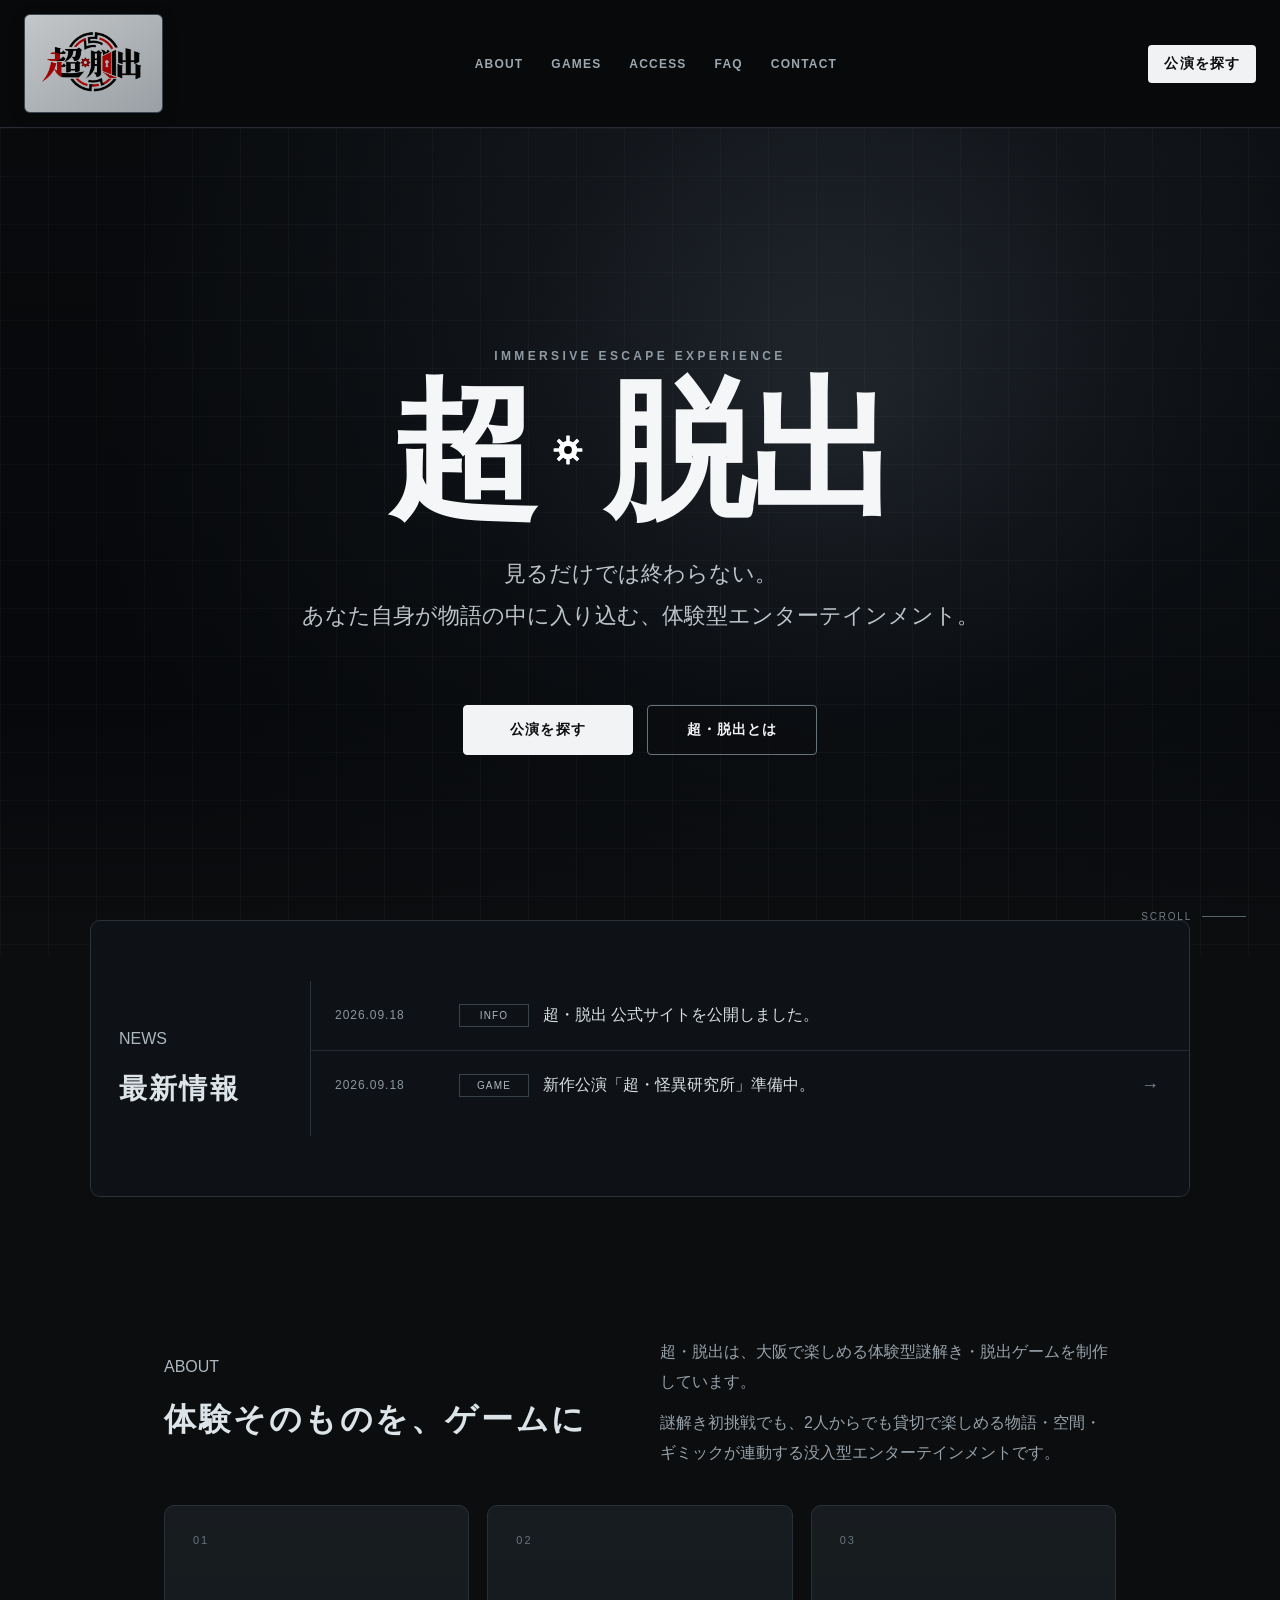
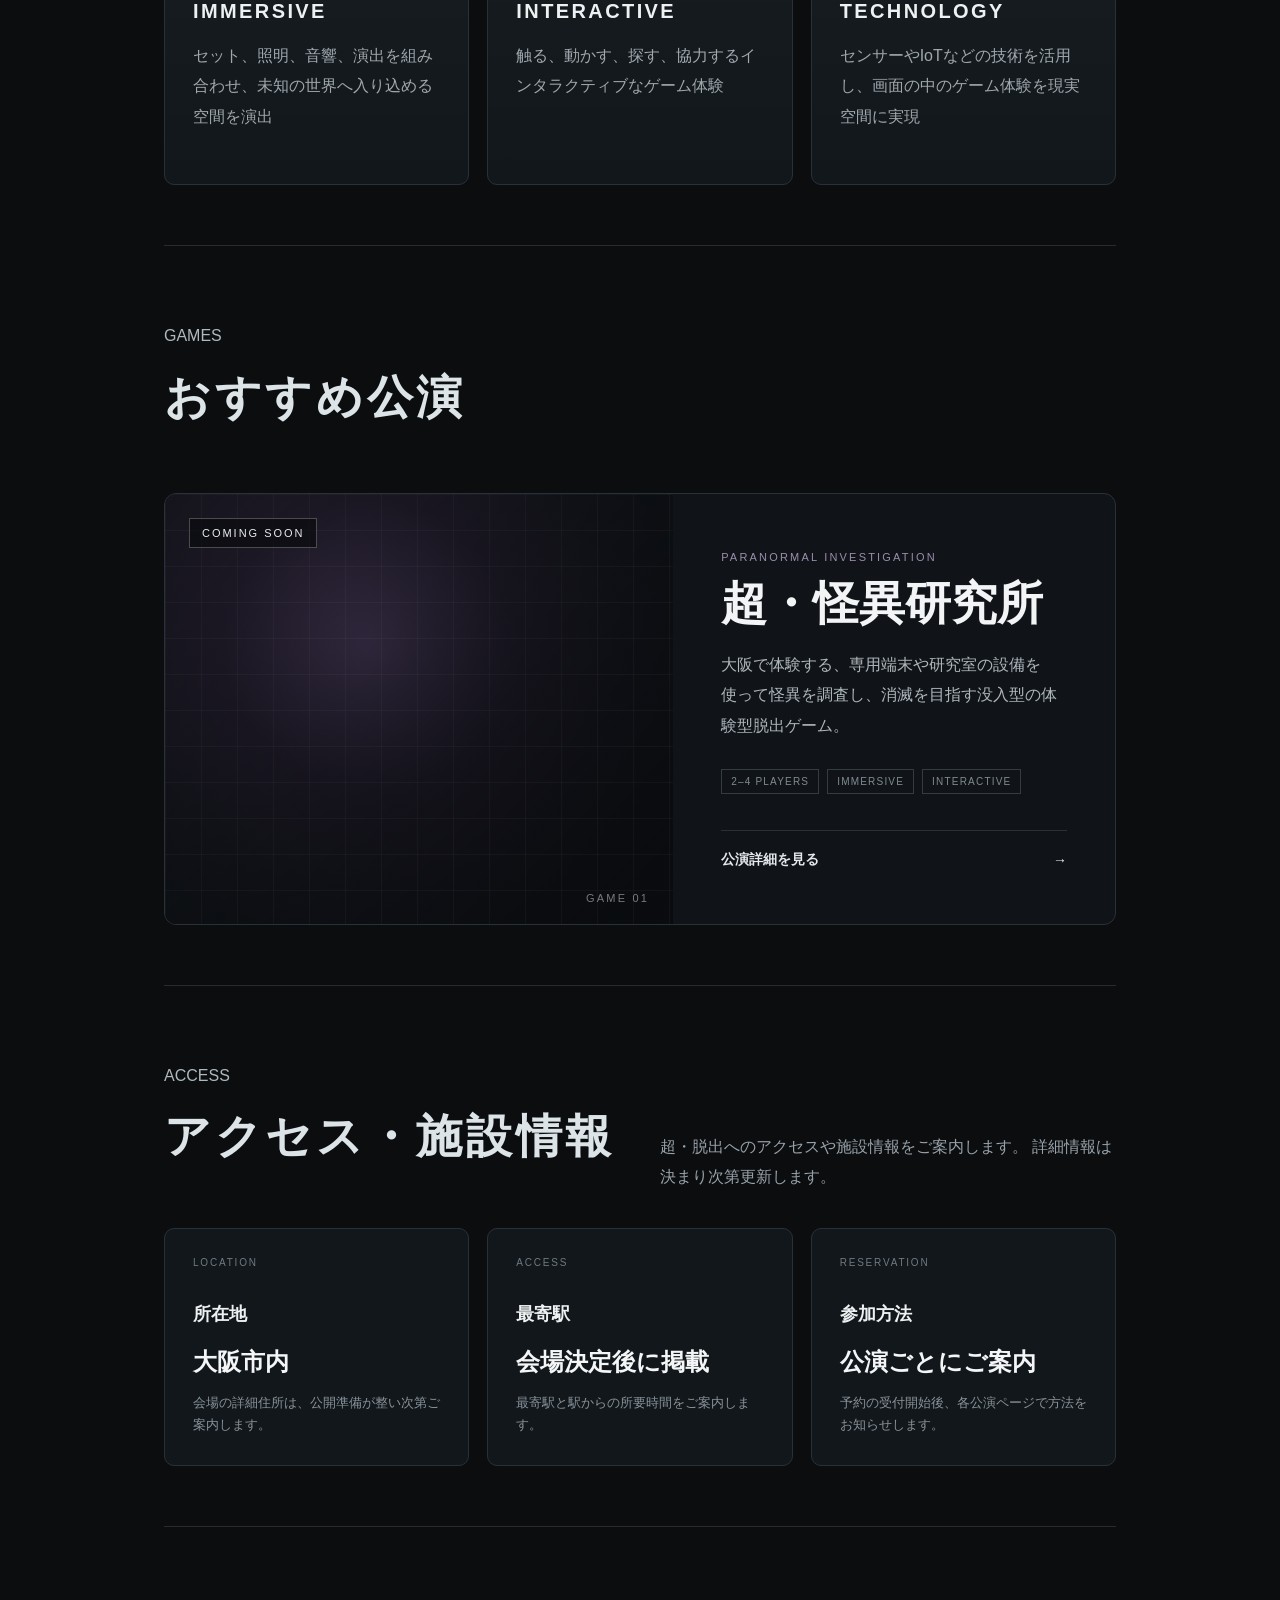
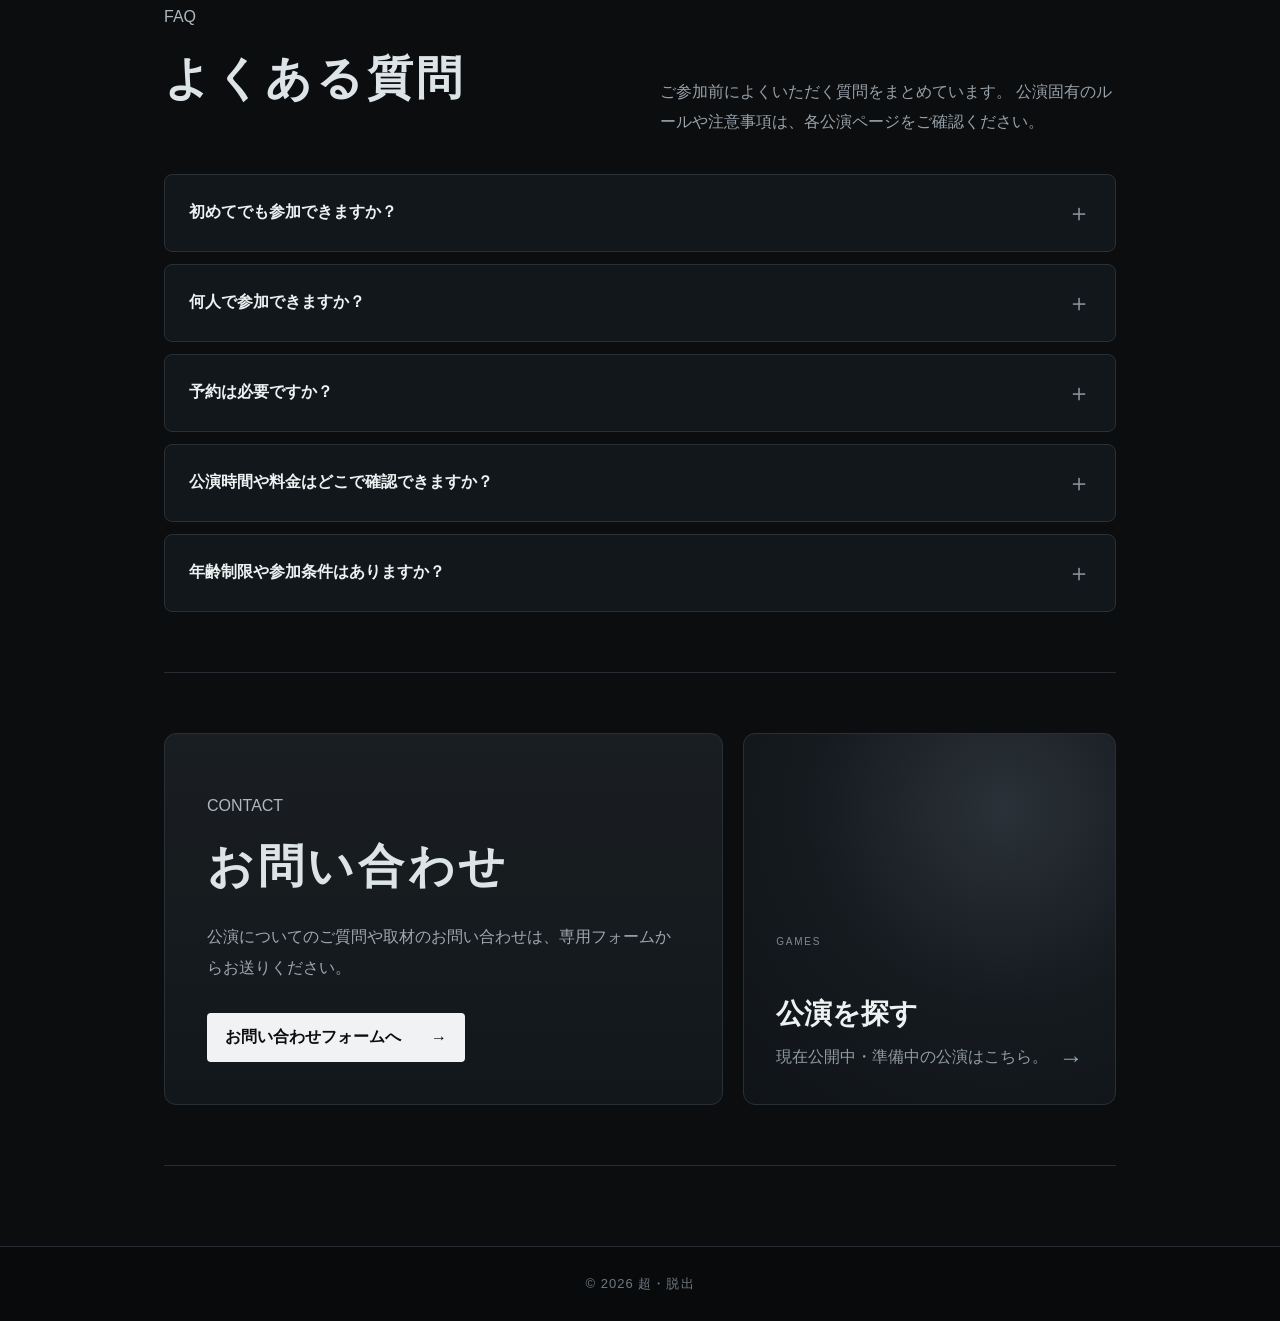
<file: index.html>
<!DOCTYPE html>
<html lang="ja">
<head>
  <meta charset="UTF-8">
  <meta name="viewport" content="width=device-width, initial-scale=1.0">

  <title>超・脱出 | 大阪の体験型脱出ゲーム</title>

  <meta name="description" content="大阪で楽しめる体験型謎解き・脱出ゲームを企画・制作。物語、専用端末、施設内の装置が連動する没入型ゲーム体験を提供します。">

<meta property="og:title" content="超・脱出 | 大阪の体験型脱出ゲーム">
<meta property="og:description" content="大阪で楽しめる体験型謎解き・脱出ゲームを企画・制作。物語、専用端末、施設内の装置が連動する没入型ゲーム体験を提供します。">
<meta property="og:type" content="website">
<meta property="og:url" content="https://moskori.github.io/escape-room-website/">
<meta property="og:image" content="https://moskori.github.io/escape-room-website/ogp.jpeg">

<meta name="twitter:card" content="summary_large_image">
<meta name="twitter:title" content="超・脱出 | 大阪の体験型脱出ゲーム">
<meta name="twitter:description" content="大阪で楽しめる体験型謎解き・脱出ゲームを企画・制作。物語、専用端末、施設内の装置が連動する没入型ゲーム体験を提供します。">
<meta name="twitter:image" content="https://moskori.github.io/escape-room-website/ogp.jpeg">

<link rel="canonical" href="https://moskori.github.io/escape-room-website/">
<link rel="stylesheet" href="style.css?v=23">

<script type="application/ld+json">
{
  "@context": "https://schema.org",
  "@type": "Organization",
  "name": "超・脱出",
  "alternateName": "超脱出",
  "url": "https://moskori.github.io/escape-room-website/",
  "description": "大阪で体験型脱出ゲームを企画・制作・運営するエンターテインメントブランドです。"
}
</script>
<script type="application/ld+json">
{
  "@context": "https://schema.org",
  "@type": "WebSite",
  "name": "超・脱出",
  "alternateName": "超脱出",
  "url": "https://moskori.github.io/escape-room-website/"
}
</script>
  <script type="application/ld+json">
{
  "@context": "https://schema.org",
  "@type": "WebPage",
  "name": "超・脱出 | 大阪の体験型脱出ゲーム",
  "url": "https://moskori.github.io/escape-room-website/",
  "description": "大阪で楽しめる体験型謎解き・脱出ゲームを企画・制作。物語、専用端末、施設内の装置が連動する没入型ゲーム体験を提供します。",
  "isPartOf": {
    "@type": "WebSite",
    "name": "超・脱出",
    "url": "https://moskori.github.io/escape-room-website/"
  }
}
</script>
</head>

<body>
<nav class="site-nav">

 <a href="./" class="nav-logo" aria-label="超・脱出 ホーム">
  <img src="images/透過版超・脱出ロゴ.png" alt="超・脱出" class="nav-logo-image">
</a>
  <div class="nav-links">
    <a href="#about">ABOUT</a>
    <a href="games/">GAMES</a>
    <a href="#access">ACCESS</a>
    <a href="#faq">FAQ</a>
    <a href="contact.html">CONTACT</a>
  </div>

  <div class="nav-actions">

    <a class="nav-games-button" href="games/">
      公演を探す
    </a>
    
    <button
      class="menu-button"
      type="button"
      aria-label="メニューを開く"
      aria-expanded="false"
    >
      <span></span>
      <span></span>
      <span></span>
    </button>

  </div>

</nav>
<header class="hero">

  <div class="hero-content">

    <p class="hero-kicker">
      IMMERSIVE ESCAPE EXPERIENCE
    </p>

    <h1 class="hero-title hero-title-effect effect-cross-glitch">
  <span class="title-left" data-text="超">超</span>
 <span class="title-dot title-gear" aria-hidden="true">
  <svg viewBox="0 0 100 100" class="gear-svg">
    <g fill="white">
      <!-- 歯 8枚 -->
      <rect x="44" y="2" width="12" height="20" rx="2" transform="rotate(0 50 50)" />
      <rect x="44" y="2" width="12" height="20" rx="2" transform="rotate(45 50 50)" />
      <rect x="44" y="2" width="12" height="20" rx="2" transform="rotate(90 50 50)" />
      <rect x="44" y="2" width="12" height="20" rx="2" transform="rotate(135 50 50)" />
      <rect x="44" y="2" width="12" height="20" rx="2" transform="rotate(180 50 50)" />
      <rect x="44" y="2" width="12" height="20" rx="2" transform="rotate(225 50 50)" />
      <rect x="44" y="2" width="12" height="20" rx="2" transform="rotate(270 50 50)" />
      <rect x="44" y="2" width="12" height="20" rx="2" transform="rotate(315 50 50)" />

      <!-- 本体 -->
      <circle cx="50" cy="50" r="31" />
    </g>

    <!-- 中央穴 -->
    <circle cx="50" cy="50" r="13" fill="#09090b" />
  </svg>
</span>
  <span class="title-right" data-text="脱出">脱出</span>
</h1>

    <p class="hero-copy">
      見るだけでは終わらない。<br>
      あなた自身が物語の中に入り込む、体験型エンターテインメント。
    </p>

    <div class="hero-actions">
      <a class="hero-button primary" href="games/">
        公演を探す
      </a>

      <a class="hero-button secondary" href="#about">
        超・脱出とは
      </a>
    </div>

  </div>

  <a class="scroll-guide" href="#about">
    <span>SCROLL</span>
    <span class="scroll-line"></span>
  </a>

</header>
<section class="news-section">

  <div class="news-heading">
    <p class="section-label">NEWS</p>
    <h2>最新情報</h2>
  </div>

  <div class="news-list">

    <div class="news-item">
      <time datetime="2026-09-18">2026.09.18</time>
      <span class="news-category">INFO</span>
      <p>超・脱出 公式サイトを公開しました。</p>
    </div>

    <a href="games/paranormal-investigation/" class="news-item">
      <time datetime="2026-09-18">2026.09.18</time>
      <span class="news-category">GAME</span>
      <p>新作公演「超・怪異研究所」準備中。</p>
      <span class="news-arrow">→</span>
    </a>

  </div>

</section>
  <main>
   
   <section id="about" class="about-section">

  <div class="section-header">
    <div>
      <p class="section-label">ABOUT</p>
      <h2>体験そのものを、ゲームに</h2>
    </div>

    <p class="section-description">
      <span class="about-copy-sentence">超・脱出は、大阪で楽しめる体験型謎解き・脱出ゲームを制作しています。</span>
      <span class="about-copy-sentence">謎解き初挑戦でも、2人からでも貸切で楽しめる物語・空間・ギミックが連動する没入型エンターテインメントです。</span>
    </p>
  </div>

  <div class="experience-grid">

    <article class="experience-card">
      <span class="experience-number">01</span>
      <h3>IMMERSIVE</h3>
      <p>セット、照明、音響、演出を組み合わせ、未知の世界へ入り込める空間を演出</p>
    </article>

    <article class="experience-card">
      <span class="experience-number">02</span>
      <h3>INTERACTIVE</h3>
      <p>触る、動かす、探す、協力するインタラクティブなゲーム体験</p>
    </article>

    <article class="experience-card">
      <span class="experience-number">03</span>
      <h3>TECHNOLOGY</h3>
      <p>センサーやIoTなどの技術を活用し、画面の中のゲーム体験を現実空間に実現</p>
    </article>

  </div>

</section>
<section id="games" class="games-section">

  <div class="section-header">
    <div>
      <p class="section-label">GAMES</p>
      <h2>おすすめ公演</h2>
    </div>
  </div>

  <div class="featured-game">

    <a href="games/paranormal-investigation/" class="featured-game-link">

      <div class="featured-game-visual">

        <div class="game-status">
          COMING SOON
        </div>

        <div class="game-number">
          GAME 01
        </div>

      </div>

      <div class="featured-game-content">

        <p class="game-genre">
          PARANORMAL INVESTIGATION
        </p>

        <h3>超・怪異研究所</h3>

        <p class="game-description">大阪で体験する、専用端末や研究室の設備を使って怪異を調査し、消滅を目指す没入型の体験型脱出ゲーム。</p>

        <div class="game-meta">
          <span>2–4 PLAYERS</span>
          <span>IMMERSIVE</span>
          <span>INTERACTIVE</span>
        </div>

        <div class="game-detail-link">
          公演詳細を見る
          <span>→</span>
        </div>

      </div>

    </a>

  </div>

</section>
   <section id="access" class="access-section">

  <div class="section-header">
    <div>
      <p class="section-label">ACCESS</p>
      <h2>アクセス・施設情報</h2>
    </div>

    <p class="section-description">
      超・脱出へのアクセスや施設情報をご案内します。
      詳細情報は決まり次第更新します。
    </p>
  </div>

  <div class="access-grid">

    <article class="access-card">
      <span class="access-label">LOCATION</span>
      <h3>所在地</h3>
      <p>大阪市内</p>
      <small>会場の詳細住所は、公開準備が整い次第ご案内します。</small>
    </article>

    <article class="access-card">
      <span class="access-label">ACCESS</span>
      <h3>最寄駅</h3>
      <p>会場決定後に掲載</p>
      <small>最寄駅と駅からの所要時間をご案内します。</small>
    </article>

    <article class="access-card">
      <span class="access-label">RESERVATION</span>
      <h3>参加方法</h3>
      <p>公演ごとにご案内</p>
      <small>予約の受付開始後、各公演ページで方法をお知らせします。</small>
    </article>

  </div>

</section>

  <section id="faq" class="faq-section">

  <div class="section-header">
    <div>
      <p class="section-label">FAQ</p>
      <h2>よくある質問</h2>
    </div>

    <p class="section-description">
      ご参加前によくいただく質問をまとめています。
      公演固有のルールや注意事項は、各公演ページをご確認ください。
    </p>
  </div>

  <div class="faq-list">

    <article class="faq-item">
      <button class="faq-question" type="button">
        <span>初めてでも参加できますか？</span>
        <span class="faq-icon">＋</span>
      </button>

      <div class="faq-answer">
        <p>
          はい。初めての方にも楽しんでいただける内容を企画しています。各公演の難易度や注意事項は、公演詳細ページでご案内します。
        </p>
      </div>
    </article>

    <article class="faq-item">
      <button class="faq-question" type="button">
        <span>何人で参加できますか？</span>
        <span class="faq-icon">＋</span>
      </button>

      <div class="faq-answer">
        <p>
          「超・怪異研究所」は2〜4名でご参加いただけます。ほかの公演の参加人数は、各公演ページでご案内します。
        </p>
      </div>
    </article>

    <article class="faq-item">
      <button class="faq-question" type="button">
        <span>予約は必要ですか？</span>
        <span class="faq-icon">＋</span>
      </button>

      <div class="faq-answer">
        <p>
          予約の要否、方法、当日参加の可否は公演ごとに異なります。受付開始後、各公演ページでご案内します。
        </p>
      </div>
    </article>

    <article class="faq-item">
      <button class="faq-question" type="button">
        <span>公演時間や料金はどこで確認できますか？</span>
        <span class="faq-icon">＋</span>
      </button>

      <div class="faq-answer">
        <p>
          各公演ページの「公演情報」に掲載します。「超・怪異研究所」の所要時間と料金は現在準備中で、決まり次第更新します。
        </p>
      </div>
    </article>

    <article class="faq-item">
      <button class="faq-question" type="button">
        <span>年齢制限や参加条件はありますか？</span>
        <span class="faq-icon">＋</span>
      </button>

      <div class="faq-answer">
        <p>
          年齢制限などの参加条件は公演ごとに異なります。決まり次第、各公演ページに記載します。
        </p>
      </div>
    </article>

  </div>

</section>
   <section id="contact" class="contact-section">

  <div class="contact-main">

    <p class="section-label">CONTACT</p>

    <h2>
      お問い合わせ
    </h2>

    <p class="contact-description">
      公演についてのご質問や取材のお問い合わせは、専用フォームからお送りください。
    </p>

    <a class="contact-primary-button" href="contact.html">お問い合わせフォームへ <span>→</span></a>

  </div>

  <a class="contact-game-card" href="games/">

    <div>
      <span class="contact-card-label">GAMES</span>
      <h3>公演を探す</h3>
      <p>現在公開中・準備中の公演はこちら。</p>
    </div>

    <span class="contact-card-arrow">→</span>

  </a>

</section>

</main>

<footer class="site-footer">
  <p>© 2026 超・脱出</p>
</footer>

<script src="script.js?v=5"></script>
</body>
</html>
</file>
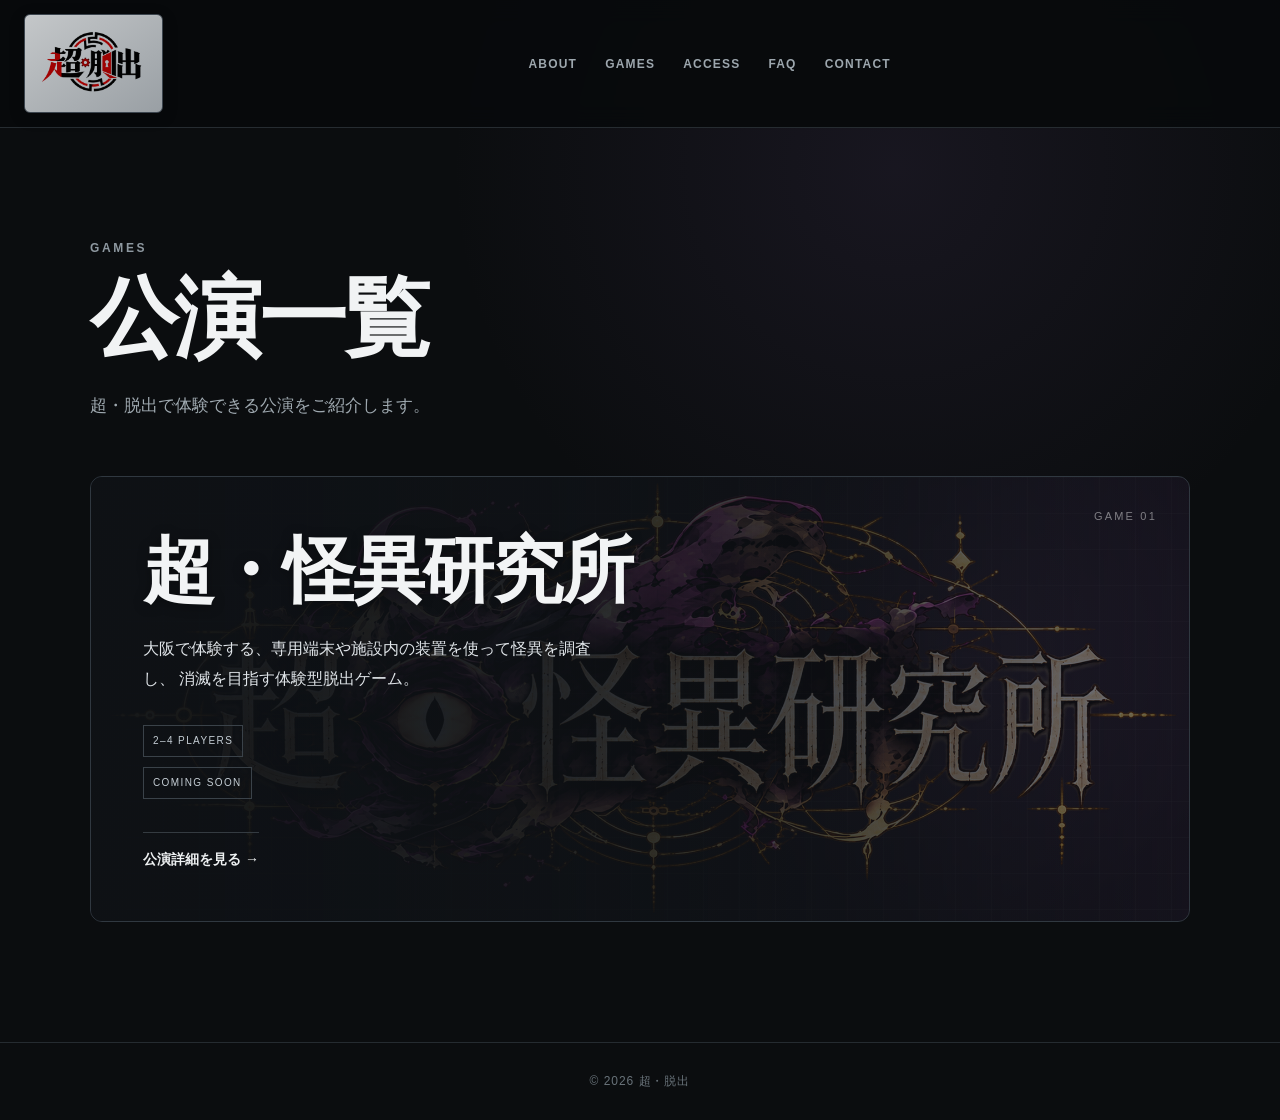
<file: games/index.html>
<!DOCTYPE html>
<html lang="ja">
<head>
  <meta charset="UTF-8">
  <meta name="viewport" content="width=device-width, initial-scale=1.0">

  <title>公演一覧 | 超・脱出</title>
  <meta
    name="description"
    content="超・脱出の体験型脱出ゲーム・公演一覧。大阪で展開する没入型ゲーム体験をご紹介します。"
  >
  <meta property="og:title" content="公演一覧 | 超・脱出">
<meta property="og:description" content="超・脱出で体験できる公演をご紹介します。">
<meta property="og:type" content="website">
<meta property="og:url" content="https://moskori.github.io/escape-room-website/games/">
<meta property="og:image" content="https://moskori.github.io/escape-room-website/ogp.jpeg">

<meta name="twitter:card" content="summary_large_image">
<meta name="twitter:title" content="公演一覧 | 超・脱出">
<meta name="twitter:description" content="超・脱出で体験できる公演をご紹介します。">
<meta name="twitter:image" content="https://moskori.github.io/escape-room-website/ogp.jpeg">

  <link
    rel="canonical"
    href="https://moskori.github.io/escape-room-website/games/"
  >
  <script type="application/ld+json">
{
  "@context": "https://schema.org",
  "@type": "BreadcrumbList",
  "itemListElement": [
    {
      "@type": "ListItem",
      "position": 1,
      "name": "超・脱出",
      "item": "https://moskori.github.io/escape-room-website/"
    },
    {
      "@type": "ListItem",
      "position": 2,
      "name": "公演一覧",
      "item": "https://moskori.github.io/escape-room-website/games/"
    }
  ]
}
</script>
  <script type="application/ld+json">
{
  "@context": "https://schema.org",
  "@type": "WebPage",
  "name": "公演一覧",
  "url": "https://moskori.github.io/escape-room-website/games/",
  "description": "超・脱出の体験型脱出ゲーム・公演一覧。大阪で展開する没入型ゲーム体験をご紹介します。",
  "isPartOf": {
    "@type": "WebSite",
    "name": "超・脱出",
    "url": "https://moskori.github.io/escape-room-website/"
  }
}
</script>

  <link rel="stylesheet" href="../style.css?v=23">
  <link rel="stylesheet" href="style.css?v=7">
</head>

<body>

  <nav class="site-nav">

  
<a class="nav-logo" href="../" aria-label="超・脱出 ホーム">
  <img
    src="../images/透過版超・脱出ロゴ.png"
    alt="超・脱出"
    class="nav-logo-image"
  >
</a>


  <div class="nav-links">
    <a href="../#about">ABOUT</a>
    <a href="./">GAMES</a>
    <a href="../#access">ACCESS</a>
    <a href="../#faq">FAQ</a>
    <a href="../contact.html">CONTACT</a>
  </div>

  <div class="nav-actions">

    <button
      class="menu-button"
      type="button"
      aria-label="メニューを開く"
      aria-expanded="false"
    >
      <span></span>
      <span></span>
      <span></span>
    </button>

  </div>

</nav>

  <main>

    <section class="games-section">
      <p>GAMES</p>

      <h1>公演一覧</h1>

      <p>
        超・脱出で体験できる公演をご紹介します。
      </p>

      <a class="game-card-link" href="./paranormal-investigation/">
  <article class="game-card">
    <p>GAME 01</p>

    <h2>超・怪異研究所</h2>

    <p>
      大阪で体験する、専用端末や施設内の装置を使って怪異を調査し、
      消滅を目指す体験型脱出ゲーム。
    </p>

    <p>2–4 PLAYERS</p>
    <p>COMING SOON</p>

    <div class="game-detail-link">
      公演詳細を見る →
    </div>
  </article>
</a>
    </section>

  </main>

  <footer>
    <p>© 2026 超・脱出</p>
  </footer>
<script src="../script.js?v=5"></script>
</body>
</html>
</file>
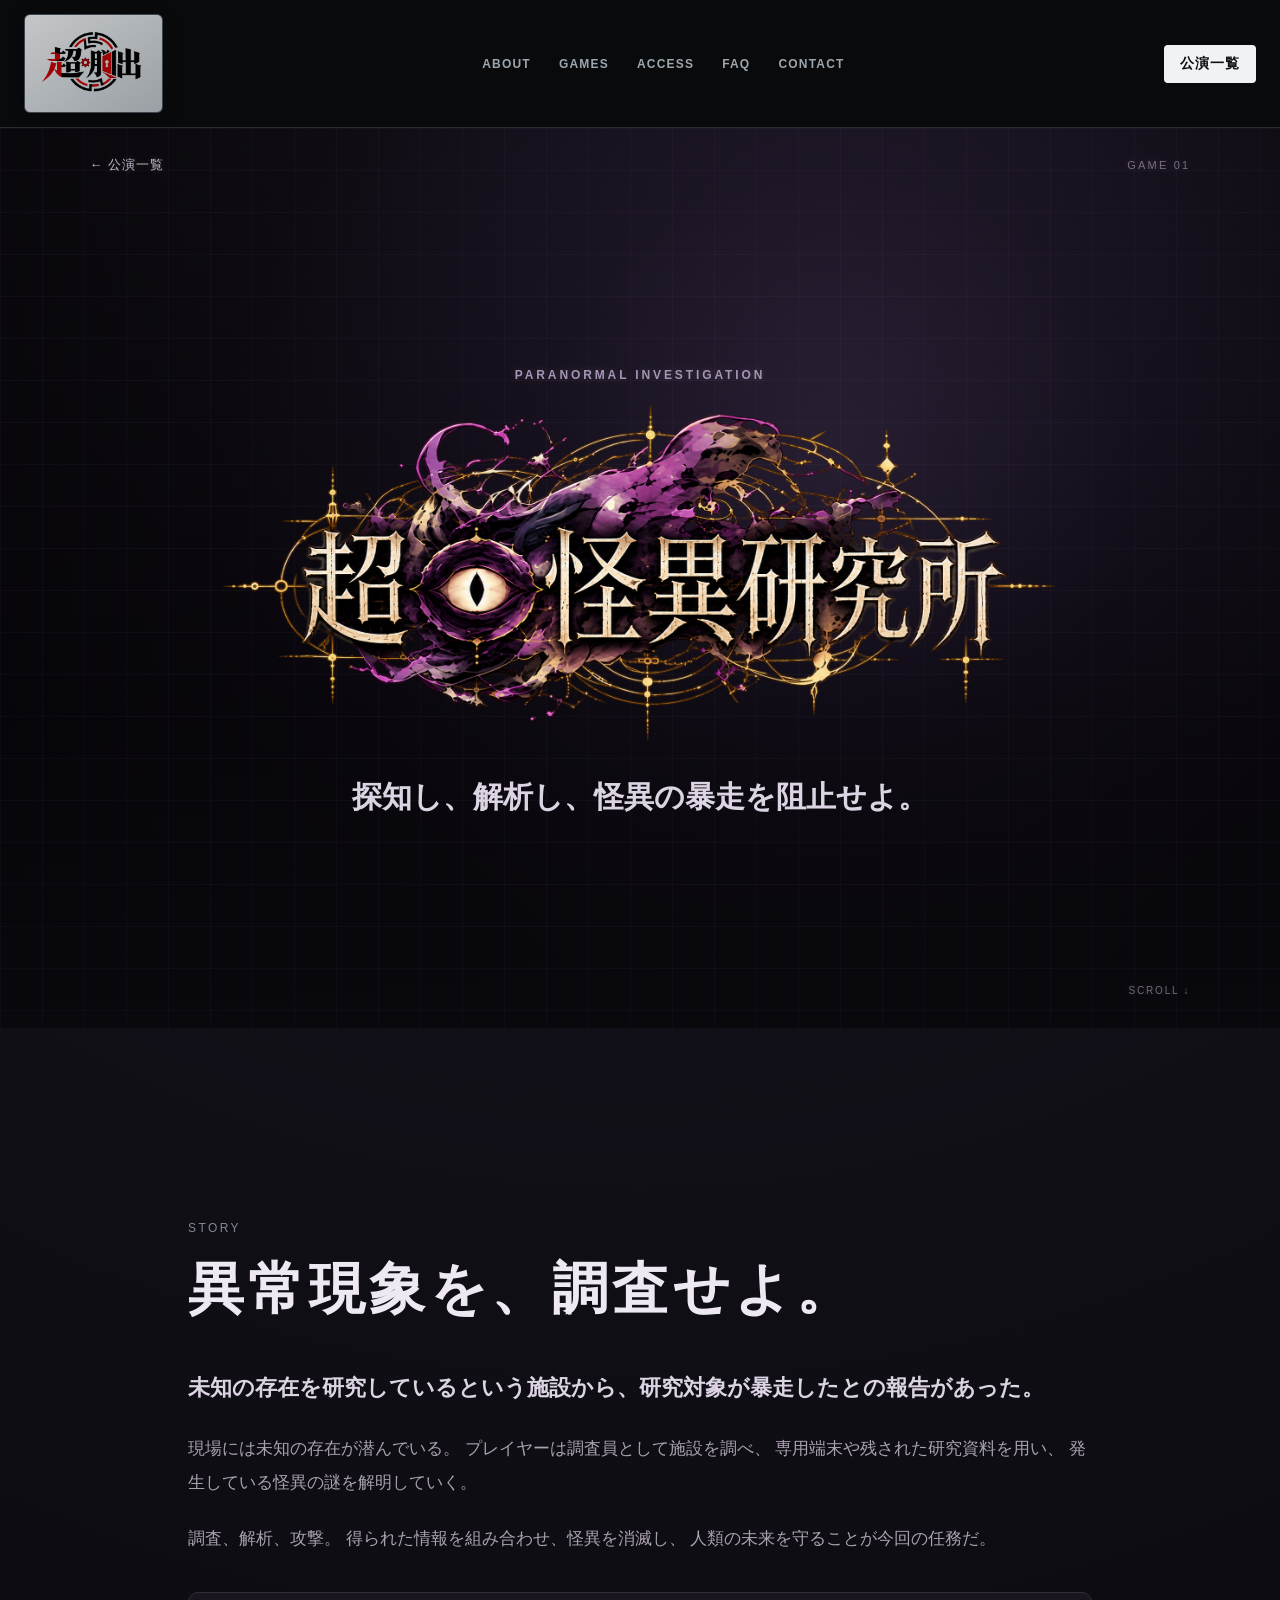
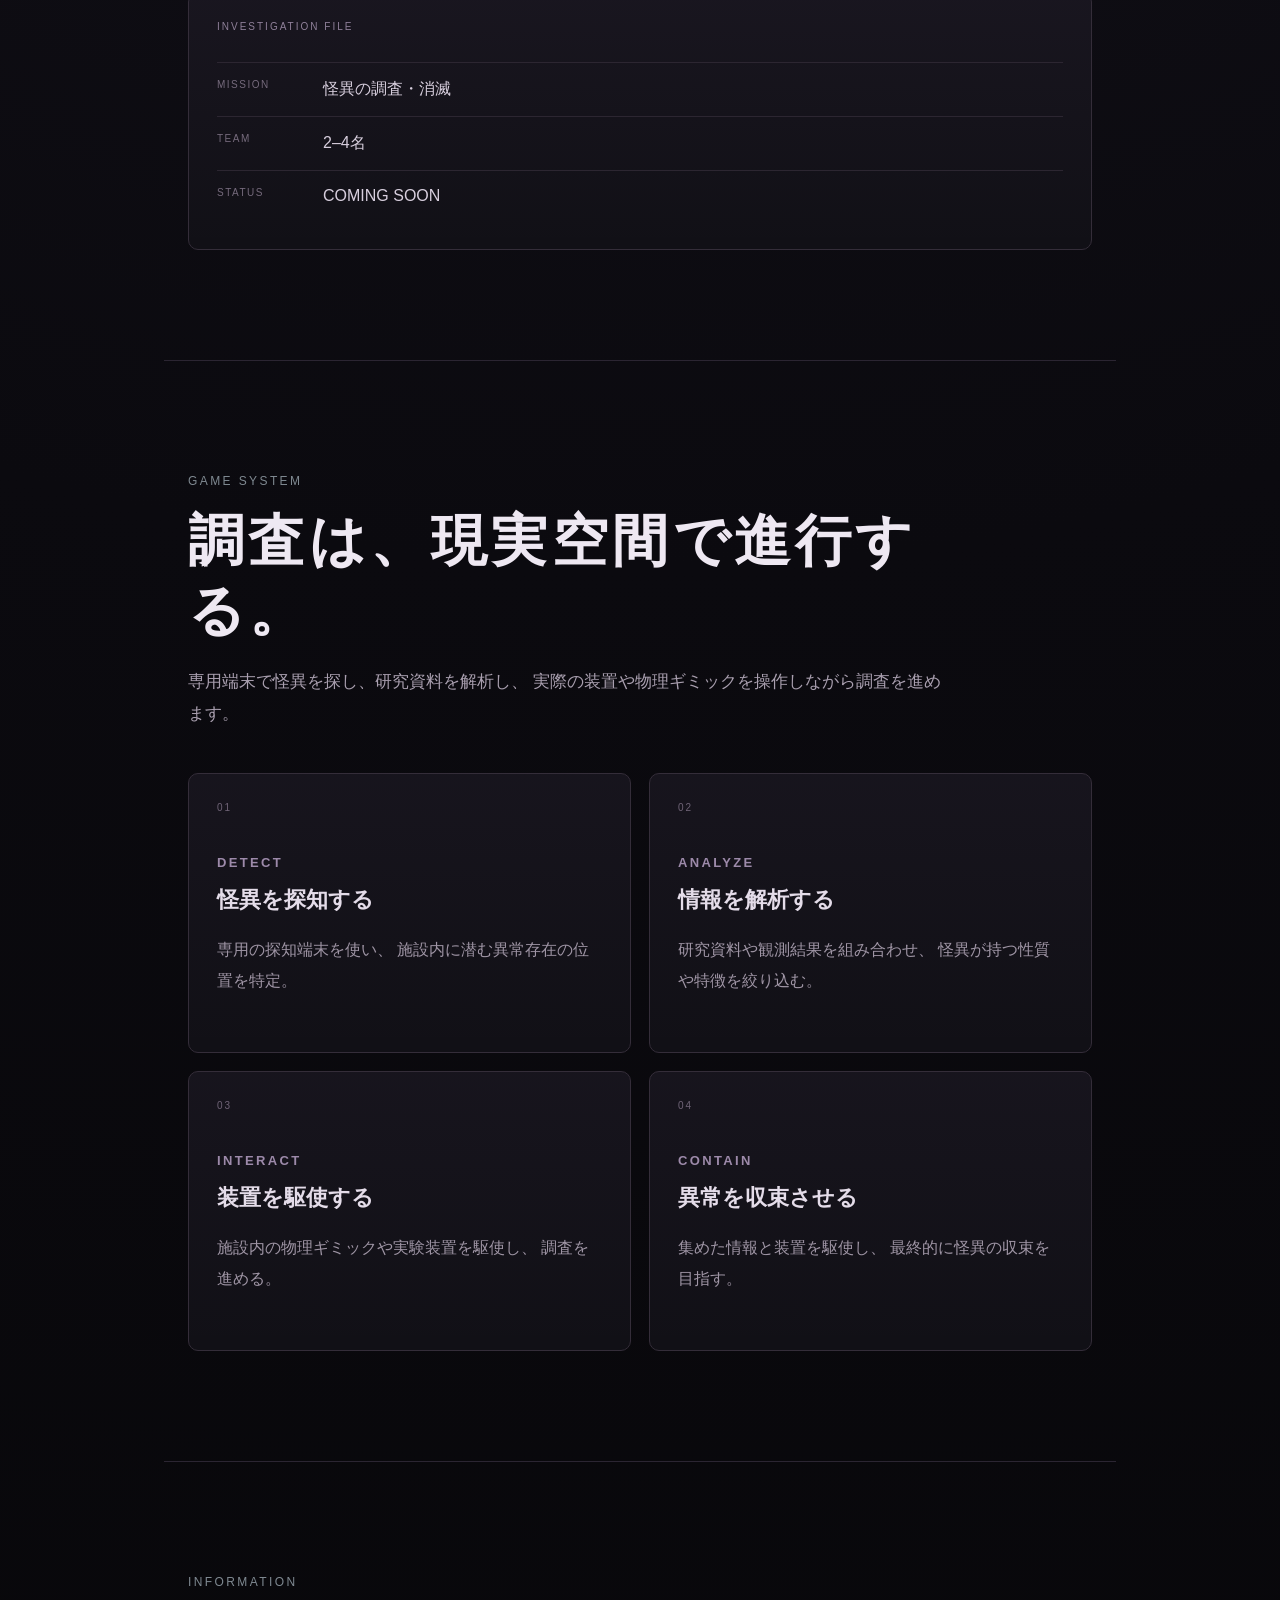
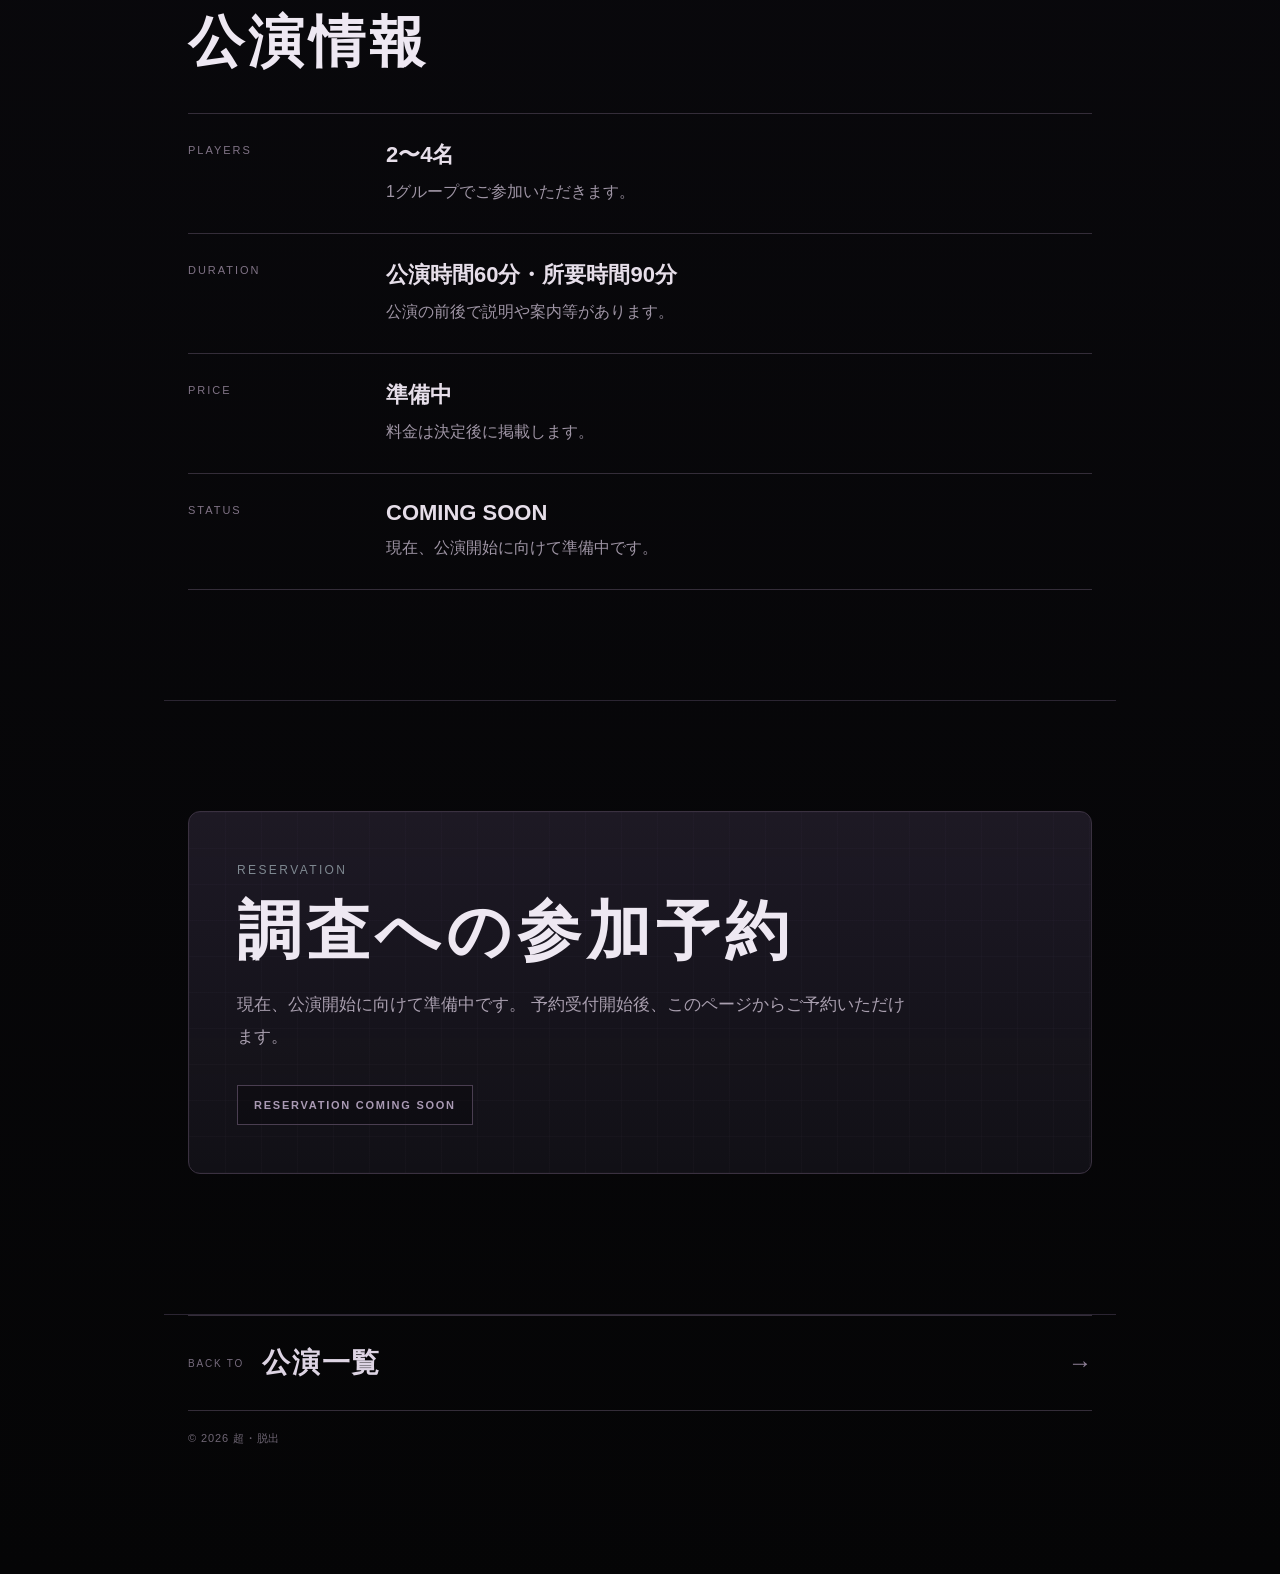
<file: games/paranormal-investigation/index.html>
<!DOCTYPE html>
<html lang="ja">

<head>
  <meta charset="UTF-8">
  <meta name="viewport" content="width=device-width, initial-scale=1.0">

<title>超・怪異研究所 | 大阪の体験型脱出ゲーム | 超・脱出</title>

  <meta
    name="description"
    content="大阪で体験する「超・怪異研究所」は、専用端末や施設内の装置を使って怪異の調査・消滅を目指す体験型脱出ゲームです。2〜4名で楽しめる没入型ゲームです。"
  >

  <meta property="og:title" content="超・怪異研究所 | 超・脱出">
  <meta
    property="og:description"
    content="大阪で体験する、専用端末や施設内の装置を使って怪異の調査・消滅を目指す体験型脱出ゲーム。"
  >
  <meta property="og:type" content="website">
  <meta
    property="og:url"
    content="https://moskori.github.io/escape-room-website/games/paranormal-investigation/"
  >
  <meta
    property="og:image"
    content="https://moskori.github.io/escape-room-website/games/paranormal-investigation/images/ogp.jpg"
  >

  <meta name="twitter:card" content="summary_large_image">
  <meta name="twitter:title" content="超・怪異研究所 | 超・脱出">
  <meta
    name="twitter:description"
    content="大阪で体験する、専用端末や施設内の装置を使って怪異の調査・消滅を目指す体験型脱出ゲーム。"
  >
  <meta
    name="twitter:image"
    content="https://moskori.github.io/escape-room-website/games/paranormal-investigation/images/ogp.jpg"
  >

  <link
    rel="canonical"
    href="https://moskori.github.io/escape-room-website/games/paranormal-investigation/"
  >

  <link rel="stylesheet" href="../../style.css?v=23">
  <link rel="stylesheet" href="style.css?v=23">

  <script type="application/ld+json">
  {
    "@context": "https://schema.org",
    "@type": "BreadcrumbList",
    "itemListElement": [
      {
        "@type": "ListItem",
        "position": 1,
        "name": "超・脱出",
        "item": "https://moskori.github.io/escape-room-website/"
      },
      {
        "@type": "ListItem",
        "position": 2,
        "name": "公演一覧",
        "item": "https://moskori.github.io/escape-room-website/games/"
      },
      {
        "@type": "ListItem",
        "position": 3,
        "name": "超・怪異研究所",
        "item": "https://moskori.github.io/escape-room-website/games/paranormal-investigation/"
      }
    ]
  }
  </script>
  <script type="application/ld+json">
{
  "@context": "https://schema.org",
  "@type": "WebPage",
  "name": "超・怪異研究所",
  "url": "https://moskori.github.io/escape-room-website/games/paranormal-investigation/",
  "description": "大阪で体験する「超・怪異研究所」は、専用端末や施設内の装置を使って怪異の調査・消滅を目指す体験型脱出ゲームです。2〜4名で楽しめる没入型ゲームです。",
  "isPartOf": {
    "@type": "WebSite",
    "name": "超・脱出",
    "url": "https://moskori.github.io/escape-room-website/"
  }
}
</script>
</head>

<body class="game-page">

  <nav class="site-nav">

    
<a class="nav-logo" href="../../" aria-label="超・脱出 ホーム">
  <img src="../../images/透過版超・脱出ロゴ.png"
       alt="超・脱出"
       class="nav-logo-image">
</a>


    <div class="nav-links">
      <a href="../../#about">ABOUT</a>
      <a href="../">GAMES</a>
      <a href="../../#access">ACCESS</a>
      <a href="../../#faq">FAQ</a>
      <a href="../../contact.html">CONTACT</a>
    </div>

    <div class="nav-actions">

      <a class="nav-games-button" href="../">
        公演一覧
      </a>

      <button
        class="menu-button"
        type="button"
        aria-label="メニューを開く"
        aria-expanded="false"
      >
        <span></span>
        <span></span>
        <span></span>
      </button>

    </div>

  </nav>

  <header class="game-hero">

    <div class="game-hero-ui">

      <a class="game-back" href="../">
  ← 公演一覧
</a>

      <span class="game-code">
        GAME 01
      </span>

    </div>

    <div class="game-hero-content">

      <p class="game-hero-genre">
        PARANORMAL INVESTIGATION
      </p>

      <div class="game-title-covered">
        <h1 class="game-hero-logo">
          <img src="images/超・怪異研究所の透明ロゴ.png" alt="超・怪異研究所">
        </h1>

        <p class="game-hero-lead">
          探知し、解析し、怪異の暴走を阻止せよ。
        </p>

        <span class="game-title-smoke" aria-hidden="true">
          <span class="smoke-puff smoke-puff-left-top"><img src="images/purple-fog-optimized.png" alt=""></span>
          <span class="smoke-puff smoke-puff-left-middle"><img src="images/purple-fog-optimized.png" alt=""></span>
          <span class="smoke-puff smoke-puff-left-bottom"><img src="images/purple-fog-optimized.png" alt=""></span>
          <span class="smoke-puff smoke-puff-right-top"><img src="images/purple-fog-optimized.png" alt=""></span>
          <span class="smoke-puff smoke-puff-right-middle"><img src="images/purple-fog-optimized.png" alt=""></span>
          <span class="smoke-puff smoke-puff-right-bottom"><img src="images/purple-fog-optimized.png" alt=""></span>
        </span>
      </div>


    </div>

    <a class="game-scroll" href="#story">
      SCROLL ↓
    </a>

  </header>


  <main>

    <section id="story" class="story-section">

      <div class="story-heading">
        <p class="section-label">STORY</p>
        <h2>異常現象を、調査せよ。</h2>
      </div>

      <div class="story-layout">

        <div class="story-main">

          <p class="story-lead">
            未知の存在を研究しているという施設から、研究対象が暴走したとの報告があった。
          </p>

          <p>
            現場には未知の存在が潜んでいる。
            プレイヤーは調査員として施設を調べ、
            専用端末や残された研究資料を用い、
            発生している怪異の謎を解明していく。
          </p>

          <p>
            調査、解析、攻撃。
            得られた情報を組み合わせ、怪異を消滅し、
            人類の未来を守ることが今回の任務だ。
          </p>

          <aside class="story-file">

          <span class="story-file-label">
            INVESTIGATION FILE
          </span>

          <dl>

            <div>
              <dt>MISSION</dt>
              <dd>怪異の調査・消滅</dd>
            </div>

            <div>
              <dt>TEAM</dt>
              <dd>2–4名</dd>
            </div>

            <div>
              <dt>STATUS</dt>
              <dd>COMING SOON</dd>
            </div>

          </dl>

          </aside>

        </div>

      </div>

    </section>


    <section id="game-system" class="system-section">

  <div class="system-heading">
    <p class="section-label">GAME SYSTEM</p>
    <h2>調査は、現実空間で進行する。</h2>

    <p class="system-intro">
      専用端末で怪異を探し、研究資料を解析し、
      実際の装置や物理ギミックを操作しながら調査を進めます。
    </p>
  </div>

  <div class="system-grid">

    <article class="system-card">
      <span class="system-number">01</span>

      <h3>DETECT</h3>

      <p class="system-title">
        怪異を探知する
      </p>

      <p>
        専用の探知端末を使い、
        施設内に潜む異常存在の位置を特定。
      </p>
    </article>

    <article class="system-card">
      <span class="system-number">02</span>

      <h3>ANALYZE</h3>

      <p class="system-title">
        情報を解析する
      </p>

      <p>
        研究資料や観測結果を組み合わせ、
        怪異が持つ性質や特徴を絞り込む。
      </p>
    </article>

    <article class="system-card">
      <span class="system-number">03</span>

      <h3>INTERACT</h3>

      <p class="system-title">
        装置を駆使する
      </p>

      <p>
        施設内の物理ギミックや実験装置を駆使し、
        調査を進める。
      </p>
    </article>

    <article class="system-card">
      <span class="system-number">04</span>

      <h3>CONTAIN</h3>

      <p class="system-title">
        異常を収束させる
      </p>

      <p>
        集めた情報と装置を駆使し、
        最終的に怪異の収束を目指す。
      </p>
    </article>

  </div>

</section>


    <section id="information" class="information-section">

  <div class="information-heading">
    <p class="section-label">INFORMATION</p>
    <h2>公演情報</h2>
  </div>

  <div class="information-list">

    <div class="information-row">
      <span class="information-label">PLAYERS</span>
      <div>
        <strong>2〜4名</strong>
        <p>1グループでご参加いただきます。</p>
      </div>
    </div>

    <div class="information-row">
      <span class="information-label">DURATION</span>
      <div>
        <strong>公演時間60分・所要時間90分</strong>
        <p>公演の前後で説明や案内等があります。</p>
      </div>
    </div>

    <div class="information-row">
      <span class="information-label">PRICE</span>
      <div>
        <strong>準備中</strong>
        <p>料金は決定後に掲載します。</p>
      </div>
    </div>

    <div class="information-row">
      <span class="information-label">STATUS</span>
      <div>
        <strong>COMING SOON</strong>
        <p>現在、公演開始に向けて準備中です。</p>
      </div>
    </div>

  </div>

</section>


    <section id="reservation" class="reservation-section">

  <div class="reservation-content">

    <p class="section-label">RESERVATION</p>

    <h2>調査への参加予約</h2>

    <p class="reservation-description">
      現在、公演開始に向けて準備中です。
      予約受付開始後、このページからご予約いただけます。
    </p>

    <div class="reservation-status">
      RESERVATION COMING SOON
    </div>

  </div>

</section>


    <footer class="game-footer">

  <a class="game-footer-home" href="../">
    <span>BACK TO</span>
    <strong>公演一覧</strong>
    <span class="game-footer-arrow">→</span>
  </a>

  <p class="game-footer-copy">
    © 2026 超・脱出
  </p>

</footer>

  </main>
<script src="script.js?v=1"></script>
  <script src="../../script.js?v=7"></script>
</body>

</html>
</file>
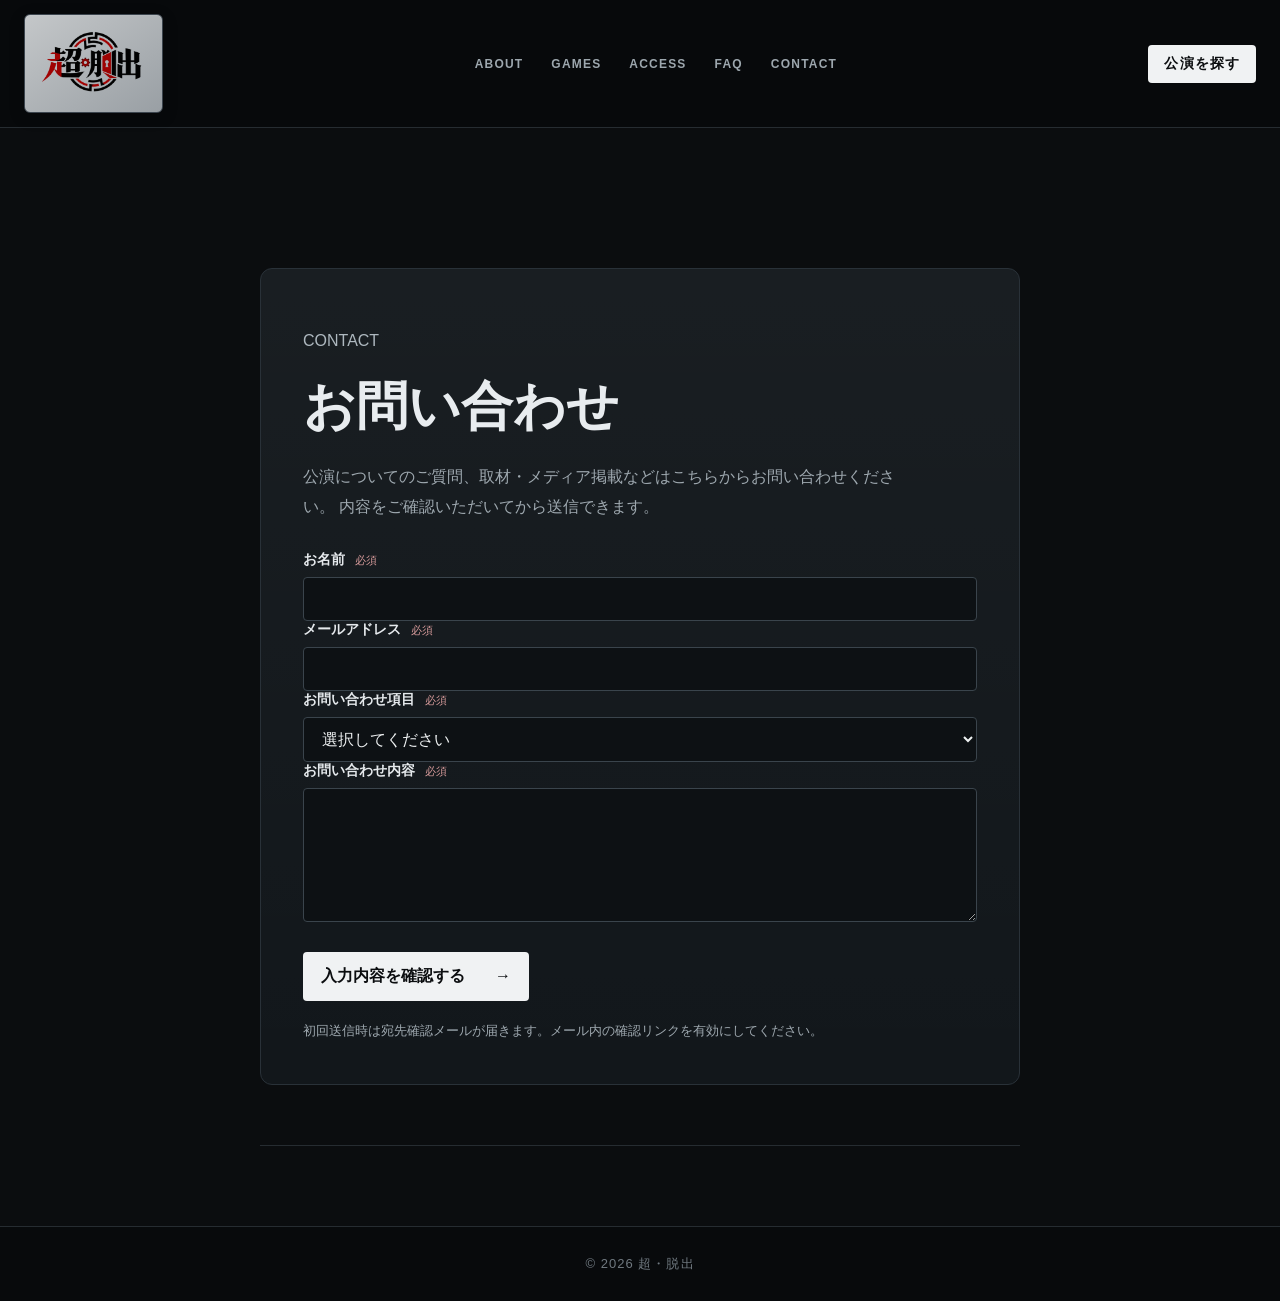
<file: contact.html>
<!DOCTYPE html>
<html lang="ja">
<head>
  <meta charset="UTF-8">
  <meta name="viewport" content="width=device-width, initial-scale=1.0">
  <title>お問い合わせ | 超・脱出</title>
  <meta name="description" content="超・脱出へのお問い合わせフォームです。公演についてのご質問や取材・メディア掲載などはこちらからご連絡ください。">
  <meta property="og:title" content="お問い合わせ | 超・脱出">
  <meta property="og:description" content="超・脱出へのお問い合わせフォームです。">
  <meta property="og:type" content="website">
  <meta property="og:url" content="https://moskori.github.io/escape-room-website/contact.html">
  <link rel="canonical" href="https://moskori.github.io/escape-room-website/contact.html">
  <link rel="stylesheet" href="style.css?v=23">
  <style>
    .contact-page main { max-width: 900px; }
    .contact-page .contact-section { display: block; max-width: 760px; }
    .contact-page .contact-main { width: 100%; }
    .contact-page .contact-page-heading { margin: 0 0 20px; font-size: clamp(34px, 5vw, 52px); }
  </style>
</head>
<body class="contact-page">
  <nav class="site-nav">
    <a href="./" class="nav-logo" aria-label="超・脱出 ホーム">
      <img src="images/透過版超・脱出ロゴ.png" alt="超・脱出" class="nav-logo-image">
    </a>
    <div class="nav-links">
      <a href="./#about">ABOUT</a>
      <a href="games/">GAMES</a>
      <a href="./#access">ACCESS</a>
      <a href="./#faq">FAQ</a>
      <a href="contact.html" aria-current="page">CONTACT</a>
    </div>
    <div class="nav-actions">
      <a class="nav-games-button" href="games/">公演を探す</a>
      <button class="menu-button" type="button" aria-label="メニューを開く" aria-expanded="false">
        <span></span><span></span><span></span>
      </button>
    </div>
  </nav>

  <main>
    <section class="contact-section">
      <div class="contact-main">
        <p class="section-label">CONTACT</p>
        <h1 class="contact-page-heading">お問い合わせ</h1>
        <p class="contact-description">
          公演についてのご質問、取材・メディア掲載などはこちらからお問い合わせください。
          内容をご確認いただいてから送信できます。
        </p>

        <form class="contact-form" id="contact-form">
          <div id="contact-form-fields">
          <div class="contact-form-field">
            <label for="contact-name">お名前 <span>必須</span></label>
            <input id="contact-name" name="name" type="text" autocomplete="name" required>
          </div>
          <div class="contact-form-field">
            <label for="contact-email">メールアドレス <span>必須</span></label>
            <input id="contact-email" name="email" type="email" autocomplete="email" required>
          </div>
          <div class="contact-form-field">
            <label for="contact-subject">お問い合わせ項目 <span>必須</span></label>
            <select id="contact-subject" name="subject" required>
              <option value="" selected disabled>選択してください</option>
              <option value="公演について">公演について</option>
              <option value="取材・メディア掲載">取材・メディア掲載</option>
              <option value="その他">その他</option>
            </select>
          </div>
          <div class="contact-form-field">
            <label for="contact-message">お問い合わせ内容 <span>必須</span></label>
            <textarea id="contact-message" name="message" rows="6" required></textarea>
          </div>
          <button class="contact-primary-button" id="contact-review-button" type="button">入力内容を確認する <span>→</span></button>
          </div>

          <div class="contact-review" id="contact-review" hidden>
            <h2>入力内容の確認</h2>
            <dl class="contact-review-list">
              <div><dt>お名前</dt><dd id="review-name"></dd></div>
              <div><dt>メールアドレス</dt><dd id="review-email"></dd></div>
              <div><dt>お問い合わせ項目</dt><dd id="review-subject"></dd></div>
              <div><dt>お問い合わせ内容</dt><dd id="review-message"></dd></div>
            </dl>
            <div class="contact-review-actions">
              <button class="contact-secondary-button" id="contact-edit-button" type="button">入力内容を修正する</button>
              <button class="contact-primary-button" id="contact-send-button" type="submit">この内容で送信する <span>→</span></button>
            </div>
          </div>

          <p class="contact-form-note">初回送信時は宛先確認メールが届きます。メール内の確認リンクを有効にしてください。</p>
          <p class="contact-form-status" id="contact-form-status" role="status" aria-live="polite"></p>
          <div class="contact-form-success" id="contact-form-success" role="status" hidden>
            <h2>お問い合わせを受け付けました</h2>
            <p>送信ありがとうございました。内容を確認のうえ、ご連絡いたします。</p>
          </div>
        </form>
      </div>
    </section>
  </main>

  <footer class="site-footer"><p>© 2026 超・脱出</p></footer>
  <script src="script.js?v=8"></script>
</body>
</html>
</file>
<file: style.css>
* {
  box-sizing: border-box;
}
html {
  scroll-behavior: smooth;
}
body {
  margin: 0;
  font-family: Arial, Helvetica, sans-serif;
  background: #0b0d0f;
  color: #e8ecef;
}

header {
  min-height: 70vh;
  display: flex;
  flex-direction: column;
  justify-content: center;
  align-items: center;
  text-align: center;
  padding: 40px 20px;
  background:
    linear-gradient(rgba(0, 0, 0, 0.55), rgba(0, 0, 0, 0.85)),
    radial-gradient(circle at center, #252b30 0%, #111417 45%, #070809 100%);
}

header h1 {
  margin: 0;
  font-size: clamp(42px, 8vw, 90px);
  letter-spacing: 0.12em;
}

header p {
  margin-top: 20px;
  color: #aeb8bf;
  font-size: 18px;
}

main {
  max-width: 1000px;
  margin: 0 auto;
  padding: 80px 24px;
}

section {
  padding: 60px 0;
  border-bottom: 1px solid #262c31;
}

section h2 {
  margin-top: 0;
  font-size: 32px;
  letter-spacing: 0.08em;
  color: #dce4e8;
}

section p {
  color: #aeb8bf;
  line-height: 1.8;
}

a {
  color: #d8d8d8;
}
.game-list {
  display: grid;
  grid-template-columns: repeat(auto-fit, minmax(280px, 1fr));
  gap: 30px;
  margin-top: 30px;
}

.game-card {
  background: #14181c;
  border: 1px solid #2a3137;
  border-radius: 12px;
  overflow: hidden;
}

.game-image {
  height: 180px;
  display: flex;
  align-items: center;
  justify-content: center;
  background:
    linear-gradient(rgba(0, 0, 0, 0.15), rgba(0, 0, 0, 0.45)),
    radial-gradient(circle at center, #333942 0%, #171b20 70%);
  color: #8f9aa3;
  letter-spacing: 0.15em;
  font-size: 14px;
}

.game-content {
  padding: 24px;
}

.game-content h3 {
  margin-top: 0;
  font-size: 24px;
}

.game-content a {
  display: inline-block;
  margin-top: 12px;
  padding: 12px 20px;
  border: 1px solid #5f6971;
  border-radius: 6px;
  text-decoration: none;
  transition: 0.2s;
}

.game-content a:hover {
  background: #e8ecef;
  color: #0b0d0f;
}
.site-nav {
  position: sticky;
  top: 0;
  z-index: 1000;

  display: flex;
  justify-content: center;
  gap: 28px;

  padding: 16px 20px;

  background: rgba(8, 10, 12, 0.92);
  border-bottom: 1px solid #262c31;
  backdrop-filter: blur(10px);
}

.site-nav a {
  color: #c9d0d5;
  text-decoration: none;
  font-size: 14px;
  letter-spacing: 0.08em;
}

.site-nav a:hover {
  color: #ffffff;
}
.eyebrow {
  margin: 0 0 16px;
  font-size: 13px;
  letter-spacing: 0.22em;
  color: #7f8991;
}

.hero-copy {
  max-width: 720px;
  margin: 24px auto 0;
  font-size: 18px;
  line-height: 1.9;
  color: #aeb8bf;
}

.hero-button {
  display: inline-block;
  margin-top: 32px;
  padding: 14px 26px;

  border: 1px solid #68737c;
  border-radius: 6px;

  color: #f2f4f5;
  text-decoration: none;
  letter-spacing: 0.08em;

  transition: 0.2s;
}

.hero-button:hover {
  background: #f2f4f5;
  color: #0b0d0f;
}
#games h2 {
  margin-top: 0;
  margin-bottom: 28px;
  font-size: clamp(30px, 5vw, 46px);
}

#games .game-list {
  margin-top: 0;
}
#access h2 {
  margin-top: 0;
  margin-bottom: 24px;
  font-size: clamp(30px, 5vw, 46px);
}

.access-info {
  max-width: 720px;
}

.access-info p {
  margin: 0 0 10px;
}
#faq h2 {
  margin-top: 0;
  margin-bottom: 28px;
  font-size: clamp(30px, 5vw, 46px);
}

.faq-list {
  display: grid;
  gap: 16px;
}

.faq-item {
  padding: 20px 22px;
  background: #14181c;
  border: 1px solid #2a3137;
  border-radius: 8px;
}

.faq-item h3 {
  margin: 0 0 10px;
  font-size: 18px;
}

.faq-item p {
  margin: 0;
}
#contact h2 {
  margin-top: 0;
  margin-bottom: 24px;
  font-size: clamp(30px, 5vw, 46px);
}

.contact-text {
  max-width: 700px;
  margin-bottom: 24px;
}

.contact-button {
  display: inline-block;
  padding: 13px 22px;

  border: 1px solid #68737c;
  border-radius: 6px;

  color: #f2f4f5;
  text-decoration: none;
  letter-spacing: 0.06em;

  transition: 0.2s;
}

.contact-button:hover {
  background: #f2f4f5;
  color: #0b0d0f;
}
.site-footer {
  padding: 28px 20px;
  text-align: center;
  border-top: 1px solid #262c31;
  background: #080a0c;
}

.site-footer p {
  margin: 0;
  font-size: 13px;
  color: #707980;
  letter-spacing: 0.08em;
}
@media (max-width: 700px) {
  .site-nav {
    gap: 14px;
    padding: 14px 10px;
    overflow-x: auto;
    justify-content: flex-start;
  }

  .site-nav a {
    font-size: 12px;
    white-space: nowrap;
  }

  header {
    min-height: 60vh;
    padding: 32px 18px;
  }

  header h1 {
    font-size: clamp(34px, 11vw, 54px);
  }

  .hero-copy {
    font-size: 16px;
  }

  main {
    padding: 50px 18px;
  }

  section {
    padding: 44px 0;
  }

  .game-list {
    grid-template-columns: 1fr;
  }
}
.hero {
  position: relative;
  min-height: 92vh;

  display: flex;
  align-items: center;
  justify-content: center;

  padding: 100px 24px 80px;

  overflow: hidden;

  background:
    linear-gradient(
      180deg,
      rgba(5, 7, 10, 0.25) 0%,
      rgba(5, 7, 10, 0.72) 70%,
      #0b0d0f 100%
    ),
    radial-gradient(
      circle at 65% 35%,
      #38404a 0%,
      #171b20 35%,
      #090b0d 75%
    );
}

.hero::before {
  content: "";
  position: absolute;
  inset: 0;

  background-image:
    linear-gradient(rgba(255,255,255,0.025) 1px, transparent 1px),
    linear-gradient(90deg, rgba(255,255,255,0.025) 1px, transparent 1px);

  background-size: 48px 48px;

  pointer-events: none;
}

.hero-content {
  position: relative;
  z-index: 2;

  width: min(1100px, 100%);
}

.hero-kicker {
  margin: 0 0 16px;

  font-size: 12px;
  font-weight: 700;

  letter-spacing: 0.28em;

  color: #8e9aa4;
}

.hero-title {
  margin: 0;

  font-size: clamp(64px, 13vw, 150px);
  line-height: 0.95;

  letter-spacing: -0.04em;

  color: #f4f6f7;
}

.hero-copy {
  max-width: 720px;

  margin: 32px 0 0;

  font-size: clamp(17px, 2vw, 22px);
  line-height: 1.9;

  color: #bdc5ca;
}

.hero-actions {
  display: flex;
  flex-wrap: wrap;

  gap: 14px;

  margin-top: 36px;
}

.hero-button {
  display: inline-flex;
  align-items: center;
  justify-content: center;

  min-width: 170px;

  padding: 15px 24px;

  border-radius: 4px;

  font-size: 14px;
  font-weight: 700;

  letter-spacing: 0.08em;

  text-decoration: none;

  transition:
    transform 0.2s ease,
    background 0.2s ease,
    color 0.2s ease,
    border-color 0.2s ease;
}

.hero-button.primary {
  background: #f1f3f4;
  color: #0b0d0f;

  border: 1px solid #f1f3f4;
}

.hero-button.secondary {
  background: rgba(10, 12, 15, 0.35);
  color: #f1f3f4;

  border: 1px solid #68737c;
}

.hero-button:hover {
  transform: translateY(-3px);
}

.hero-button.secondary:hover {
  background: #f1f3f4;
  color: #0b0d0f;
  border-color: #f1f3f4;
}

.hero-info {
  display: flex;
  flex-wrap: wrap;

  gap: 12px;

  margin-top: 42px;
}

.hero-info span {
  padding: 7px 11px;

  border: 1px solid #343b41;

  font-size: 10px;
  letter-spacing: 0.16em;

  color: #78838b;

  background: rgba(10, 12, 15, 0.35);
}

.scroll-guide {
  position: absolute;
  z-index: 2;

  right: 34px;
  bottom: 34px;

  display: flex;
  align-items: center;

  gap: 10px;

  text-decoration: none;
}

.scroll-guide span:first-child {
  font-size: 10px;
  letter-spacing: 0.18em;

  color: #727c84;
}

.scroll-line {
  display: block;

  width: 44px;
  height: 1px;

  background: #59636a;
}
.hero-content {
  text-align: center;
}

.hero-copy {
  margin-left: auto;
  margin-right: auto;
}

.hero-actions {
  justify-content: center;
}

.hero-info {
  justify-content: center;
}
.news-section {
  width: min(1100px, calc(100% - 40px));
  margin: -36px auto 0;
  position: relative;
  z-index: 5;

  display: grid;
  grid-template-columns: 220px 1fr;

  background: rgba(15, 18, 22, 0.96);
  border: 1px solid #2b3238;
  border-radius: 10px;

  overflow: hidden;
}

.news-heading {
  padding: 28px;
  border-right: 1px solid #2b3238;
}

.news-heading h2 {
  margin: 4px 0 0;
  font-size: 28px;
}

.news-list {
  display: flex;
  flex-direction: column;
}

.news-item {
  display: grid;
  grid-template-columns: 110px 70px 1fr 24px;
  align-items: center;
  gap: 14px;

  padding: 20px 24px;

  color: #e8ecef;
  text-decoration: none;

  border-bottom: 1px solid #252b30;

  transition:
    background 0.2s ease,
    transform 0.2s ease;
}

.news-item:last-child {
  border-bottom: none;
}

a.news-item:hover {
  background: #1a2025;
}

.news-item time {
  font-size: 12px;
  color: #8d979f;
  letter-spacing: 0.08em;
}

.news-category {
  display: inline-flex;
  justify-content: center;

  padding: 5px 8px;

  border: 1px solid #3a434a;

  font-size: 10px;
  letter-spacing: 0.12em;

  color: #aeb7bd;
}

.news-item p {
  margin: 0;
  color: #d9dfe3;
}

.news-arrow {
  color: #7e8991;
  font-size: 18px;
}

@media (max-width: 700px) {
  .news-section {
    grid-template-columns: 1fr;
    margin-top: -20px;
  }

  .news-heading {
    border-right: none;
    border-bottom: 1px solid #2b3238;
  }

  .news-item {
    grid-template-columns: 1fr;
    gap: 8px;
  }

  .news-arrow {
    display: none;
  }
}.games-section {
  max-width: 1100px;
  margin: 0 auto;
}

.section-header {
  display: grid;
  grid-template-columns: 1fr 1fr;
  gap: 40px;
  align-items: end;
  margin-bottom: 36px;
}

.section-description {
  margin: 0;
  line-height: 1.9;
  color: #98a2aa;
}

.featured-game {
  border: 1px solid #293138;
  background: #101419;
  overflow: hidden;
  border-radius: 12px;
}

.featured-game-link {
  display: grid;
  grid-template-columns: 1.15fr 1fr;
  color: inherit;
  text-decoration: none;
}

.featured-game-visual {
  position: relative;
  min-height: 430px;

  background:
    linear-gradient(
      135deg,
      rgba(8, 10, 13, 0.1),
      rgba(8, 10, 13, 0.85)
    ),
    radial-gradient(
      circle at 40% 35%,
      #453857 0%,
      #211b2a 35%,
      #101318 75%
    );

  overflow: hidden;
}

.featured-game-visual::before {
  content: "";
  position: absolute;
  inset: 0;

  background-image:
    linear-gradient(rgba(255,255,255,0.03) 1px, transparent 1px),
    linear-gradient(90deg, rgba(255,255,255,0.03) 1px, transparent 1px);

  background-size: 36px 36px;
}

.game-status {
  position: absolute;
  top: 24px;
  left: 24px;
  z-index: 2;

  padding: 8px 12px;

  border: 1px solid rgba(255,255,255,0.25);

  font-size: 11px;
  letter-spacing: 0.18em;

  background: rgba(8, 10, 13, 0.65);
}

.game-number {
  position: absolute;
  right: 24px;
  bottom: 20px;
  z-index: 2;

  font-size: 11px;
  letter-spacing: 0.2em;

  color: rgba(255,255,255,0.45);
}

.featured-game-content {
  display: flex;
  flex-direction: column;
  justify-content: center;

  padding: 48px;
}

.game-genre {
  margin: 0 0 12px;

  font-size: 11px;
  letter-spacing: 0.2em;

  color: #9b8daf;
}

.featured-game-content h3 {
  margin: 0 0 24px;

  font-size: clamp(30px, 3.6vw, 46px);
  line-height: 1;

  color: #f2f4f5;
}

.game-description {
  margin: 0;

  line-height: 1.9;
  color: #aeb7bd;
}

.game-meta {
  display: flex;
  flex-wrap: wrap;

  gap: 8px;

  margin-top: 28px;
}

.game-meta span {
  padding: 6px 9px;

  border: 1px solid #333c43;

  font-size: 10px;
  letter-spacing: 0.12em;

  color: #7f8a92;
}

.game-detail-link {
  display: flex;
  justify-content: space-between;
  align-items: center;

  margin-top: 36px;
  padding-top: 20px;

  border-top: 1px solid #2a3136;

  font-size: 14px;
  font-weight: 700;

  color: #e6e9eb;
}

.featured-game-link {
  transition: transform 0.25s ease;
}

.featured-game:hover .featured-game-link {
  transform: scale(1.01);
}

@media (max-width: 800px) {
  .section-header {
    grid-template-columns: 1fr;
    gap: 12px;
  }

  .featured-game-link {
    grid-template-columns: 1fr;
  }

  .featured-game-visual {
    min-height: 300px;
  }

  .featured-game-content {
    padding: 32px 24px;
  }
}
.site-nav {
  position: sticky;
  top: 0;
  z-index: 1000;

  display: grid;
  grid-template-columns: auto 1fr auto;
  align-items: center;
  gap: 28px;

  padding: 14px 24px;

  background: rgba(8, 10, 12, 0.94);
  border-bottom: 1px solid #262c31;

  backdrop-filter: blur(12px);
}

.nav-logo {
  color: #ffffff;
  text-decoration: none;

  font-size: 22px;
  font-weight: 700;

  letter-spacing: 0.08em;
}

.nav-links {
  display: flex;
  justify-content: center;
  gap: 28px;
}

.nav-links a {
  color: #9da7ae;
  text-decoration: none;

  font-size: 12px;
  font-weight: 700;

  letter-spacing: 0.1em;

  transition: color 0.2s ease;
}

.nav-links a:hover {
  color: #ffffff;
}

.nav-games-button {
  display: inline-flex;
  align-items: center;
  justify-content: center;

  padding: 10px 16px;

  background: #f0f2f3;
  color: #0b0d0f;

  text-decoration: none;

  font-size: 12px;
  font-weight: 700;

  letter-spacing: 0.06em;

  border-radius: 4px;

  transition:
    transform 0.2s ease,
    background 0.2s ease;
}

.nav-games-button:hover {
  transform: translateY(-2px);
  background: #ffffff;
}

@media (max-width: 1100px) {
  .site-nav {
    grid-template-columns: auto auto;
  }

  .nav-links {
    display: none;
  }

  .nav-games-button {
    justify-self: end;
  }
}
.about-section {
  max-width: 1100px;
  margin: 0 auto;
}

.experience-grid {
  display: grid;
  grid-template-columns: repeat(3, 1fr);
  gap: 18px;
  margin-top: 36px;
}

.experience-card {
  position: relative;

  min-height: 280px;

  padding: 28px;

  background:
    linear-gradient(
      180deg,
      rgba(255,255,255,0.025),
      rgba(255,255,255,0)
    ),
    #12171b;

  border: 1px solid #293138;
  border-radius: 10px;

  overflow: hidden;

  transition:
    transform 0.25s ease,
    border-color 0.25s ease,
    background 0.25s ease;
}

.experience-card:hover {
  transform: translateY(-6px);
  border-color: #4c5962;

  background:
    linear-gradient(
      180deg,
      rgba(255,255,255,0.045),
      rgba(255,255,255,0)
    ),
    #151b20;
}

.experience-number {
  display: block;

  margin-bottom: 54px;

  font-size: 11px;
  letter-spacing: 0.18em;

  color: #68747c;
}

.experience-card h3 {
  margin: 0 0 18px;

  font-size: 20px;
  letter-spacing: 0.12em;

  color: #eef1f2;
}

.experience-card p {
  margin: 0;

  line-height: 1.9;

  color: #9ea8af;
}

@media (max-width: 800px) {
  .experience-grid {
    grid-template-columns: 1fr;
  }

  .experience-card {
    min-height: auto;
  }

  .experience-number {
    margin-bottom: 32px;
  }
}
.faq-section {
  max-width: 1100px;
  margin: 0 auto;
}

.faq-list {
  display: grid;
  gap: 12px;
  margin-top: 32px;
}

.faq-item {
  padding: 0;
  overflow: hidden;

  background: #12171b;
  border: 1px solid #293138;
  border-radius: 8px;
}

.faq-question {
  width: 100%;

  display: flex;
  justify-content: space-between;
  align-items: center;

  gap: 20px;

  padding: 22px 24px;

  background: transparent;
  border: none;

  color: #eef1f2;

  font-size: 16px;
  font-weight: 700;

  text-align: left;

  cursor: pointer;
}

.faq-question:hover {
  background: #171d22;
}

.faq-icon {
  flex-shrink: 0;

  font-size: 24px;
  font-weight: 300;

  color: #89949c;

  transition: transform 0.25s ease;
}

.faq-answer {
  display: none;

  padding: 0 24px 22px;
}

.faq-answer p {
  margin: 0;

  line-height: 1.9;

  color: #9ea8af;
}

.faq-item.is-open .faq-answer {
  display: block;
}

.faq-item.is-open .faq-icon {
  transform: rotate(45deg);
}.faq-section {
  max-width: 1100px;
  margin: 0 auto;
}

.faq-list {
  display: grid;
  gap: 12px;
  margin-top: 32px;
}

.faq-item {
  padding: 0;
  overflow: hidden;

  background: #12171b;
  border: 1px solid #293138;
  border-radius: 8px;
}

.faq-question {
  width: 100%;

  display: flex;
  justify-content: space-between;
  align-items: center;

  gap: 20px;

  padding: 22px 24px;

  background: transparent;
  border: none;

  color: #eef1f2;

  font-size: 16px;
  font-weight: 700;

  text-align: left;

  cursor: pointer;
}

.faq-question:hover {
  background: #171d22;
}

.faq-icon {
  flex-shrink: 0;

  font-size: 24px;
  font-weight: 300;

  color: #89949c;

  transition: transform 0.25s ease;
}

.faq-answer {
  display: none;

  padding: 0 24px 22px;
}

.faq-answer p {
  margin: 0;

  line-height: 1.9;

  color: #9ea8af;
}

.faq-item.is-open .faq-answer {
  display: block;
}

.faq-item.is-open .faq-icon {
  transform: rotate(45deg);
}
.nav-actions {
  display: flex;
  align-items: center;
  gap: 10px;
}

.menu-button {
  display: none;

  width: 42px;
  height: 42px;

  border: 1px solid #333b42;
  border-radius: 4px;

  background: #11161a;

  align-items: center;
  justify-content: center;
  flex-direction: column;

  gap: 5px;

  cursor: pointer;
}

.menu-button span {
  display: block;

  width: 18px;
  height: 1px;

  background: #eef1f2;

  transition:
    transform 0.25s ease,
    opacity 0.25s ease;
}

@media (max-width: 800px) {
  .site-nav {
    grid-template-columns: auto 1fr;
  }

  .nav-actions {
    justify-self: end;
  }

  .menu-button {
    display: flex;
  }
}.nav-actions {
  display: flex;
  align-items: center;
  gap: 10px;
}

.menu-button {
  display: none;

  width: 42px;
  height: 42px;

  border: 1px solid #333b42;
  border-radius: 4px;

  background: #11161a;

  align-items: center;
  justify-content: center;
  flex-direction: column;

  gap: 5px;

  cursor: pointer;
}

.menu-button span {
  display: block;

  width: 18px;
  height: 1px;

  background: #eef1f2;

  transition:
    transform 0.25s ease,
    opacity 0.25s ease;
}

@media (max-width: 1100px) {
  .site-nav {
    grid-template-columns: auto 1fr;
  }

  .nav-actions {
    justify-self: end;
  }

  .menu-button {
    display: flex;
  }
}
@media (max-width: 1100px) {
  .site-nav .nav-links {
    display: none;
  }

  .site-nav.menu-open .nav-links {
    position: absolute;

    top: 100%;
    left: 0;
    right: 0;

    display: flex;
    flex-direction: column;

    gap: 0;

    padding: 12px 24px 24px;

    background: rgba(8, 10, 12, 0.98);
    border-bottom: 1px solid #293138;

    backdrop-filter: blur(12px);
  }

  .site-nav.menu-open .nav-links a {
    padding: 18px 4px;

    border-bottom: 1px solid #252c31;

    font-size: 14px;
  }

  .site-nav.menu-open .nav-links a:last-child {
    border-bottom: none;
  }

  .site-nav.menu-open .menu-button span:nth-child(1) {
    transform: translateY(6px) rotate(45deg);
  }

  .site-nav.menu-open .menu-button span:nth-child(2) {
    opacity: 0;
  }

  .site-nav.menu-open .menu-button span:nth-child(3) {
    transform: translateY(-6px) rotate(-45deg);
  }
}
@media (max-width: 1100px) {
  .site-nav {
    overflow: visible;
  }
}
@media (max-width: 600px) {
  .hero {
    min-height: 100svh;
    padding: 80px 20px 70px;
  }

  .hero-title {
    font-size: clamp(58px, 18vw, 86px);
  }

  .hero-copy {
    max-width: 520px;
    font-size: 16px;
    line-height: 1.8;
  }

  .hero-actions {
    width: 100%;
    gap: 10px;
  }

  .hero-button {
    flex: 1;
    min-width: 0;
    padding: 14px 12px;
  }

  .hero-info {
    gap: 6px;
  }

  .hero-info span {
    font-size: 9px;
    padding: 6px 8px;
  }
}@media (max-width: 600px) {
  .hero {
    min-height: 100svh;
    padding: 80px 20px 70px;
  }

  .hero-title {
    font-size: clamp(58px, 18vw, 86px);
  }

  .hero-copy {
    max-width: 520px;
    font-size: 16px;
    line-height: 1.8;
  }

  .hero-actions {
    width: 100%;
    gap: 10px;
  }

  .hero-button {
    flex: 1;
    min-width: 0;
    padding: 14px 12px;
  }

  .hero-info {
    gap: 6px;
  }

  .hero-info span {
    font-size: 9px;
    padding: 6px 8px;
  }
}
.site-nav .nav-games-button {
  color: #0b0d0f;
}
.access-section {
  max-width: 1100px;
  margin: 0 auto;
}

.access-grid {
  display: grid;
  grid-template-columns: repeat(3, 1fr);
  gap: 18px;
  margin-top: 32px;
}

.access-card {
  padding: 28px;

  background: #12171b;
  border: 1px solid #293138;
  border-radius: 10px;

  min-height: 220px;

  transition:
    transform 0.25s ease,
    border-color 0.25s ease,
    background 0.25s ease;
}

.access-card:hover {
  transform: translateY(-5px);
  border-color: #4c5962;
  background: #151b20;
}

.access-label {
  display: block;
  margin-bottom: 34px;

  font-size: 10px;
  letter-spacing: 0.18em;

  color: #6f7a82;
}

.access-card h3 {
  margin: 0 0 14px;

  font-size: 18px;
  color: #eef1f2;
}

.access-card p {
  margin: 0 0 8px;

  font-size: 24px;
  font-weight: 700;

  color: #f3f5f6;
}

.access-card small {
  color: #88939b;
  line-height: 1.7;
}

@media (max-width: 800px) {
  .access-grid {
    grid-template-columns: 1fr;
  }

  .access-card {
    min-height: auto;
  }
}.access-section {
  max-width: 1100px;
  margin: 0 auto;
}

.access-grid {
  display: grid;
  grid-template-columns: repeat(3, 1fr);
  gap: 18px;
  margin-top: 32px;
}

.access-card {
  padding: 28px;

  background: #12171b;
  border: 1px solid #293138;
  border-radius: 10px;

  min-height: 220px;

  transition:
    transform 0.25s ease,
    border-color 0.25s ease,
    background 0.25s ease;
}

.access-card:hover {
  transform: translateY(-5px);
  border-color: #4c5962;
  background: #151b20;
}

.access-label {
  display: block;
  margin-bottom: 34px;

  font-size: 10px;
  letter-spacing: 0.18em;

  color: #6f7a82;
}

.access-card h3 {
  margin: 0 0 14px;

  font-size: 18px;
  color: #eef1f2;
}

.access-card p {
  margin: 0 0 8px;

  font-size: 24px;
  font-weight: 700;

  color: #f3f5f6;
}

.access-card small {
  color: #88939b;
  line-height: 1.7;
}

@media (max-width: 800px) {
  .access-grid {
    grid-template-columns: 1fr;
  }

  .access-card {
    min-height: auto;
  }
}
.contact-section {
  max-width: 1100px;
  margin: 0 auto;

  display: grid;
  grid-template-columns: 1.2fr 0.8fr;

  gap: 20px;
}

.contact-main {
  padding: 42px;

  background:
    linear-gradient(
      180deg,
      rgba(255,255,255,0.03),
      rgba(255,255,255,0)
    ),
    #12171b;

  border: 1px solid #293138;
  border-radius: 12px;
}

.contact-main h2 {
  margin: 0 0 20px;

  font-size: clamp(34px, 5vw, 52px);
}

.contact-description {
  max-width: 620px;

  margin: 0;

  line-height: 1.9;

  color: #9ea8af;
}

.contact-primary-button {
  margin-top: 30px;

  display: inline-flex;
  align-items: center;
  gap: 30px;

  padding: 14px 18px;

  background: #f0f2f3;
  color: #0b0d0f;

  text-decoration: none;
  font-weight: 700;

  border-radius: 4px;

  transition:
    transform 0.2s ease,
    background 0.2s ease;
}

.contact-primary-button:hover {
  transform: translateY(-3px);
  background: #ffffff;
  cursor: pointer;
}

.contact-form {
  display: grid;
  gap: 18px;
  margin-top: 28px;
}

.contact-form-field {
  display: grid;
  gap: 8px;
}

.contact-form-field label {
  color: #e5e9ec;
  font-size: 14px;
  font-weight: 700;
}

.contact-form-field label span {
  margin-left: 6px;
  color: #d69a9a;
  font-size: 11px;
  font-weight: 400;
}

.contact-form-field input,
.contact-form-field select,
.contact-form-field textarea {
  width: 100%;
  padding: 12px 14px;
  border: 1px solid #3a444c;
  border-radius: 4px;
  background: #0d1114;
  color: #eef1f2;
  font: inherit;
}

.contact-form-field textarea {
  resize: vertical;
}

.contact-form-field input:focus,
.contact-form-field select:focus,
.contact-form-field textarea:focus {
  outline: 2px solid #aeb8bf;
  outline-offset: 2px;
}

.contact-form .contact-primary-button {
  justify-self: start;
  border: 0;
  font: inherit;
  font-weight: 700;
}

.contact-form-note,
.contact-form-status {
  margin: 0;
  color: #9ea8af;
  font-size: 13px;
  line-height: 1.8;
}

.contact-form-note a {
  color: #e5e9ec;
}

.contact-form-status:empty {
  display: none;
}

.contact-game-card {
  display: flex;
  justify-content: space-between;
  align-items: flex-end;

  min-height: 100%;

  padding: 32px;

  background:
    radial-gradient(
      circle at 70% 20%,
      #2a3138 0%,
      #151a1f 50%,
      #101418 100%
    );

  border: 1px solid #293138;
  border-radius: 12px;

  color: #eef1f2;
  text-decoration: none;

  transition:
    transform 0.25s ease,
    border-color 0.25s ease;
}

.contact-game-card:hover {
  transform: translateY(-5px);
  border-color: #4c5962;
}

.contact-card-label {
  display: block;

  margin-bottom: 48px;

  font-size: 10px;
  letter-spacing: 0.18em;

  color: #7f8991;
}

.contact-game-card h3 {
  margin: 0 0 10px;

  font-size: 28px;
}

.contact-game-card p {
  margin: 0;

  color: #929ca3;
}

.contact-card-arrow {
  font-size: 24px;
  color: #98a2a9;
}

@media (max-width: 800px) {
  .contact-section {
    grid-template-columns: 1fr;
  }

  .contact-main {
    padding: 30px 24px;
  }

  .contact-game-card {
    min-height: 220px;
  }
}
.reveal {
  opacity: 0;
  transform: translateY(28px);

  transition:
    opacity 0.7s ease,
    transform 0.7s ease;
}

.reveal.is-visible {
  opacity: 1;
  transform: translateY(0);
}

@media (prefers-reduced-motion: reduce) {
  .reveal {
    opacity: 1;
    transform: none;
    transition: none;
  }
}
/* =========================
   HERO TITLE EFFECTS
========================= */

.hero-title-effect {
  position: relative;
}

.hero-title-effect span {
  position: relative;
  display: inline-block;
}

/* 1. GLITCH */
.effect-glitch span {
  animation: titleEntrance 2.2s cubic-bezier(0.16, 1, 0.3, 1) both;
}

.effect-glitch span::before,
.effect-glitch span::after {
  content: attr(data-text);
  position: absolute;
  inset: 0;
  pointer-events: none;
  opacity: 0;
}

.effect-glitch span::before {
  transform: translateX(-8px);
  text-shadow:
    6px 0 rgba(90, 170, 255, 0.95),
    -2px 0 rgba(255, 255, 255, 0.35);

  animation: glitchBefore 4.5s infinite;
}

.effect-glitch span::after {
  transform: translateX(8px);
  text-shadow:
    -6px 0 rgba(255, 70, 140, 0.9),
    2px 0 rgba(255, 255, 255, 0.3);

  animation: glitchAfter 4.5s infinite;
}

@keyframes titleEntrance {
  0% {
    opacity: 0;
    transform: scale(1.32);
    filter: blur(14px);
    letter-spacing: 0.08em;
  }

  35% {
    opacity: 0.55;
    transform: scale(1.20);
    filter: blur(8px);
  }

  70% {
    opacity: 0.9;
    transform: scale(1.06);
    filter: blur(2px);
  }

  100% {
    opacity: 1;
    transform: scale(1);
    filter: blur(0);
    letter-spacing: -0.04em;
  }
}

@keyframes glitchBefore {
  0%, 68%, 100% {
    opacity: 0;
    transform: translateX(-8px);
  }

  69% {
    opacity: 0.95;
    clip-path: inset(5% 0 72% 0);
    transform: translateX(-12px);
  }

  70% {
    opacity: 0.75;
    clip-path: inset(34% 0 42% 0);
    transform: translateX(10px);
  }

  71% {
    opacity: 0.9;
    clip-path: inset(68% 0 8% 0);
    transform: translateX(-7px);
  }

  72% {
    opacity: 0;
  }

  84% {
    opacity: 0;
  }

  85% {
    opacity: 0.75;
    clip-path: inset(18% 0 55% 0);
    transform: translateX(9px);
  }

  86% {
    opacity: 0;
  }
}

@keyframes glitchAfter {
  0%, 70%, 100% {
    opacity: 0;
    transform: translateX(8px);
  }

  71% {
    opacity: 0.85;
    clip-path: inset(58% 0 12% 0);
    transform: translateX(14px);
  }

  72% {
    opacity: 0.7;
    clip-path: inset(20% 0 55% 0);
    transform: translateX(-11px);
  }

  73% {
    opacity: 0.9;
    clip-path: inset(42% 0 32% 0);
    transform: translateX(7px);
  }

  74% {
    opacity: 0;
  }

  88% {
    opacity: 0;
  }

  89% {
    opacity: 0.8;
    clip-path: inset(8% 0 72% 0);
    transform: translateX(-10px);
  }

  90% {
    opacity: 0;
  }
}
/* =========================
   CROSS + GLITCH TITLE
========================= */

.effect-cross-glitch {
  display: inline-flex;
  align-items: center;
  justify-content: center;
}

.effect-cross-glitch > span {
  display: inline-block;
  position: relative;
}


/* 超：右へ進み、脱出を越えて戻る */
.title-left {
  animation: crossLeft 1s both;
  will-change: transform, opacity;
}

.title-right {
  animation: crossRight 1s both;
  will-change: transform, opacity;
}

.title-dot {
  animation: dotReveal 1s ease both;
}

/* 最初は速く、交差点へ向かって減速 */
@keyframes crossLeft {
  0% {
    opacity: 0;
    transform: translate3d(-0.8em, 0, 0) scale(1.12);
    animation-timing-function: cubic-bezier(0.05, 0.75, 0.15, 1);
  }

  10% {
    opacity: 1;
  }

  46% {
    opacity: 1;
    transform: translate3d(0.48em, 0, 0) scale(1);
    animation-timing-function: cubic-bezier(0.5, 0, 0.85, 0.3);
  }

  100% {
    opacity: 1;
    transform: translate3d(0, 0, 0) scale(1);
  }
}

@keyframes crossRight {
  0% {
    opacity: 0;
    transform: translate3d(0.8em, 0, 0) scale(1.12);
    animation-timing-function: cubic-bezier(0.05, 0.75, 0.15, 1);
  }

  10% {
    opacity: 1;
  }

  46% {
    opacity: 1;
    transform: translate3d(-0.48em, 0, 0) scale(1);
    animation-timing-function: cubic-bezier(0.5, 0, 0.85, 0.3);
  }

  100% {
    opacity: 1;
    transform: translate3d(0, 0, 0) scale(1);
  }
}

@keyframes dotReveal {
  0%,
  67% {
    opacity: 0;
    transform: scale(0.7);
  }

  82% {
    opacity: 0.55;
    transform: scale(0.92);
  }

  100% {
    opacity: 1;
    transform: scale(1);
  }
}
/* =========================
   CONTINUOUS GLITCH
   交差アニメーション終了後に開始
========================= */

.effect-cross-glitch > span::before,
.effect-cross-glitch > span::after {
  content: attr(data-text);

  position: absolute;
  inset: 0;

  pointer-events: none;

  opacity: 0;
}

.effect-cross-glitch > span::before {
  text-shadow: 4px 0 rgba(80, 170, 255, 0.85);

  animation:
    continuousGlitchBlue 1.7s 1s infinite steps(1, end);
}

.effect-cross-glitch > span::after {
  text-shadow: -4px 0 rgba(255, 70, 140, 0.8);

  animation:
    continuousGlitchRed 1.7s 1s infinite steps(1, end);
}

@keyframes continuousGlitchBlue {
  0%,
  18% {
    opacity: 0;
    transform: translate3d(0, 0, 0);
  }

  19% {
    opacity: 0.75;
    transform: translate3d(-5px, 0, 0);
    clip-path: inset(8% 0 64% 0);
  }

  22% {
    opacity: 0.45;
    transform: translate3d(4px, 0, 0);
    clip-path: inset(52% 0 18% 0);
  }

  25%,
  57% {
    opacity: 0;
  }

  58% {
    opacity: 0.65;
    transform: translate3d(6px, 0, 0);
    clip-path: inset(32% 0 42% 0);
  }

  61% {
    opacity: 0;
  }

  82% {
    opacity: 0;
  }

  83% {
    opacity: 0.8;
    transform: translate3d(-4px, 0, 0);
    clip-path: inset(70% 0 5% 0);
  }

  86%,
  100% {
    opacity: 0;
  }
}

@keyframes continuousGlitchRed {
  0%,
  23% {
    opacity: 0;
    transform: translate3d(0, 0, 0);
  }

  24% {
    opacity: 0.7;
    transform: translate3d(5px, 0, 0);
    clip-path: inset(60% 0 10% 0);
  }

  27% {
    opacity: 0.4;
    transform: translate3d(-4px, 0, 0);
    clip-path: inset(20% 0 55% 0);
  }

  30%,
  62% {
    opacity: 0;
  }

  63% {
    opacity: 0.7;
    transform: translate3d(-6px, 0, 0);
    clip-path: inset(12% 0 65% 0);
  }

  66% {
    opacity: 0;
  }

  88% {
    opacity: 0;
  }

  89% {
    opacity: 0.75;
    transform: translate3d(4px, 0, 0);
    clip-path: inset(44% 0 30% 0);
  }

  92%,
  100% {
    opacity: 0;
  }
}
.title-gear {
  width: 0.2em;
  height: 0.2em;
  display: inline-block;

  margin: 0 0.14em;

  opacity: 0;
  transform-origin: center;

  animation: gearReveal 2s cubic-bezier(0.16, 1, 0.3, 1) forwards;
}

.title-gear svg {
  display: block;
  width: 100%;
  height: 100%;
}

@keyframes gearReveal {
  0% {
    opacity: 0;
    transform: rotate(-260deg) scale(0.45);
  }

  25% {
    opacity: 0;
    transform: rotate(-260deg) scale(0.45);
  }

  50% {
    opacity: 1;
    transform: rotate(-140deg) scale(0.92);
  }

  78% {
    opacity: 1;
    transform: rotate(-25deg) scale(1.03);
  }

  100% {
    opacity: 1;
    transform: rotate(0deg) scale(1);
  }
}
.site-nav .nav-games-button,
.site-nav .nav-games-button:hover,
.site-nav .nav-games-button:active,
.site-nav .nav-games-button:focus {
  color: #0b0d0f;
}
/* ヘッダーの会社ロゴ */
.site-nav .nav-logo {
  display: inline-flex;
  align-items: center;
  flex-shrink: 0;
}

.site-nav .nav-logo-image {
  display: block;
  width: auto;
  height: 85px;
  max-width: 340px;
  object-fit: contain;
}
/* 暗いヘッダーになじむロゴプレート */
.site-nav .nav-logo {
  background: linear-gradient(145deg, #c4c7c9, #999fa4);
  padding: 6px 12px;
  border: 1px solid #3c454e;
  border-radius: 6px;
  box-shadow: inset 0 1px 0 rgba(255, 255, 255, 0.05), 0 4px 16px rgba(0, 0, 0, 0.2);
  transition: border-color 0.2s ease, background 0.2s ease;
}

.site-nav .nav-logo:hover {
  background: linear-gradient(145deg, #d0d3d5, #a9afb4);
  border-color: #8d5559;
}

.site-nav .nav-logo:focus-visible {
  outline: 2px solid #e8b9bc;
  outline-offset: 4px;
}

/* スマホ版：ヘッダーロゴのサイズ調整 */
@media (max-width: 600px) {
  .site-nav .nav-logo {
    padding: 3px 5px;
    border-radius: 3px;
  }

  .site-nav .nav-logo-image {
    height: 46px;
    width: auto;
    max-width: 125px;
  }

  .site-nav {
    padding: 10px 14px;
    gap: 10px;
  }
}


/* 日本語の説明文は画面幅に合わせて自然に折り返す */
.about-section .section-header {
  align-items: start;
}

.about-copy-sentence {
  display: block;
}

.about-copy-sentence + .about-copy-sentence {
  margin-top: 0.65em;
}

.about-section .section-description,
.experience-card p,
.featured-game-content .game-description {
  line-break: strict;
  word-break: normal;
  text-wrap: pretty;
}

.contact-review {
  margin-top: 28px;
  padding: 24px;
  border: 1px solid #3a444c;
  border-radius: 6px;
  background: #0d1114;
}

.contact-review h2,
.contact-form-success h2 {
  margin: 0 0 18px;
  color: #eef1f2;
  font-size: 22px;
}

.contact-review-list {
  display: grid;
  gap: 16px;
  margin: 0;
}

.contact-review-list > div {
  display: grid;
  gap: 6px;
}

.contact-review-list dt {
  color: #9ea8af;
  font-size: 13px;
}

.contact-review-list dd {
  margin: 0;
  color: #eef1f2;
  line-height: 1.8;
  white-space: pre-wrap;
  overflow-wrap: anywhere;
}

.contact-review-actions {
  display: flex;
  flex-wrap: wrap;
  gap: 12px;
  margin-top: 24px;
}

.contact-review-actions .contact-primary-button {
  margin-top: 0;
}

.contact-secondary-button {
  padding: 12px 16px;
  border: 1px solid #59646c;
  border-radius: 4px;
  background: transparent;
  color: #eef1f2;
  font: inherit;
  cursor: pointer;
}

.contact-primary-button:disabled {
  cursor: wait;
  opacity: 0.65;
}

.contact-form-success {
  margin-top: 24px;
  padding: 24px;
  border: 1px solid #3a5a48;
  border-radius: 6px;
  background: #111a15;
}

.contact-form-success p {
  margin: 0;
  color: #c4d3ca;
  line-height: 1.8;
}

[hidden] {
  display: none !important;
}
</file>
<file: games/style.css>
body {
  min-height: 100vh;
  background:
    radial-gradient(
      circle at 70% 15%,
      rgba(92, 70, 120, 0.16),
      transparent 34%
    ),
    #0b0d0f;
}

main {
  max-width: none;
  padding: 0;
}

.games-section {
  width: min(1100px, calc(100% - 48px));
  margin: 0 auto;
  padding: 110px 0 120px;
  border-bottom: none;
}

.games-section > p:first-child {
  margin: 0 0 14px;

  font-size: 12px;
  font-weight: 700;
  letter-spacing: 0.22em;

  color: #8e98a0;
}

.games-section > h1 {
  margin: 0;

  font-size: clamp(48px, 8vw, 88px);
  line-height: 1;

  letter-spacing: -0.04em;

  color: #f1f3f4;
}

.games-section > h1 + p {
  max-width: 600px;
  margin: 28px 0 54px;

  font-size: 17px;
  line-height: 1.9;

  color: #9fa9b0;
}

.game-card {
  position: relative;

  min-height: 420px;
  padding: 52px;

  display: flex;
  flex-direction: column;
  justify-content: flex-end;

  overflow: hidden;

  border: 1px solid #303840;
  border-radius: 12px;

  background:
    linear-gradient(
      90deg,
      rgba(14, 17, 21, 0.98) 0%,
      rgba(14, 17, 21, 0.86) 48%,
      rgba(20, 16, 27, 0.60) 100%
    ),
    radial-gradient(
      circle at 80% 40%,
      #49365c 0%,
      #211a2b 30%,
      #101419 70%
    );
}

.game-card::before {
  content: "";
  position: absolute;
  inset: 0;

  z-index: 1;

  background-image:
    linear-gradient(90deg, rgba(14, 17, 21, 0.95) 0%, rgba(14, 17, 21, 0.88) 40%, rgba(14, 17, 21, 0.35) 100%),
    linear-gradient(
      rgba(255, 255, 255, 0.025) 1px,
      transparent 1px
    ),
    linear-gradient(
      90deg,
      rgba(255, 255, 255, 0.025) 1px,
      transparent 1px
    );

  background-size: auto, 36px 36px, 36px 36px;

  pointer-events: none;
}

.game-card > * {
  position: relative;
  z-index: 2;
}

.game-card > p:first-child {
  position: absolute;
  top: 30px;
  right: 32px;

  margin: 0;

  font-size: 11px;
  letter-spacing: 0.2em;

  color: rgba(255, 255, 255, 0.45);
}

.game-card h2 {
  margin: 0 0 22px;

  font-size: clamp(44px, 7vw, 72px);
  line-height: 1.15;
  text-shadow: 0 2px 12px rgba(0, 0, 0, 0.35);

  letter-spacing: -0.03em;

  color: #f2f4f5;
}

.game-card h2 + p {
  max-width: 470px;
  margin: 0 0 26px;

  line-height: 1.9;
  color: #e0e5e9;
}

.game-card p {
  color: #89949c;
}

.game-card > p:nth-of-type(3),
.game-card > p:nth-of-type(4) {
  display: inline-block;

  width: fit-content;

  margin: 5px 0;

  padding: 6px 9px;

  border: 1px solid #3a4249;

  font-size: 10px;
  letter-spacing: 0.14em;

  color: #c4cdd4;
}

.game-card-link {
  display: block;
  color: inherit;
  text-decoration: none;
}

.game-card {
  transition:
    transform 0.25s ease,
    border-color 0.25s ease;
}

.game-card-link:hover .game-card {
  transform: translateY(-4px);
  border-color: #56616a;
}

.game-detail-link {
  width: fit-content;

  margin-top: 28px;
  padding-top: 18px;

  border-top: 1px solid #343b41;

  color: #eef1f2;

  font-size: 14px;
  font-weight: 700;
}

footer {
  padding: 30px 24px;

  text-align: center;

  border-top: 1px solid #252b30;

  color: #69737a;

  font-size: 12px;
  letter-spacing: 0.08em;
}

footer p {
  margin: 0;
}

/* 公演カード：背景ロゴ */
.game-card::after {
  content: "";
  position: absolute;
  inset: 0;
  z-index: 0;
  pointer-events: none;

  background-image: url("paranormal-investigation/images/超・怪異研究所の透明ロゴ.png");
  background-repeat: no-repeat;
  background-position: right center;
  background-size: auto 100%;
  opacity: 0.65;
}

/* スマホ表示 */
@media (max-width: 700px) {
  .games-section {
    width: min(100% - 36px, 1100px);
    padding: 72px 0 90px;
  }

  .games-section > h1 {
    font-size: 48px;
  }

  .games-section > h1 + p {
    margin-bottom: 38px;
  }

  .game-card {
    min-height: 380px;
    padding: 230px 24px 34px;
  }

  .game-card > p:first-child {
    top: 22px;
    right: 22px;
  }

  .game-card h2 {
    font-size: clamp(28px, 7.5vw, 44px);
  }

  .game-card::before {
    background-image:
      linear-gradient(180deg, rgba(14, 17, 21, 0.3) 0, rgba(14, 17, 21, 0.45) 140px, rgba(14, 17, 21, 0.95) 230px, #0e1115 100%),
      linear-gradient(rgba(255, 255, 255, 0.025) 1px, transparent 1px),
      linear-gradient(90deg, rgba(255, 255, 255, 0.025) 1px, transparent 1px);
  }

  .game-card::after {
    background-position: center 20px;
    background-size: auto 210px;
  }
}
</file>
<file: games/paranormal-investigation/style.css>
body {
  background:
    radial-gradient(circle at top, #17151f 0%, #0b0a0f 45%, #050506 100%);
  color: #ece8f4;
}

header {
  min-height: 85vh;
  background:
    linear-gradient(rgba(5, 4, 8, 0.35), rgba(5, 4, 8, 0.9)),
    radial-gradient(circle at center, #30243f 0%, #15101c 40%, #08070a 75%);
}

header h1 {
  font-size: clamp(48px, 9vw, 100px);
  letter-spacing: 0.18em;
  text-shadow: 0 0 18px rgba(170, 120, 255, 0.25);
}

header p {
  color: #bcb4ca;
}

section {
  border-bottom-color: #2b2532;
}

section h2 {
  color: #ddd3ea;
}

section p {
  color: #b8afc3;
}

a {
  color: #cdb7ff;
}
.section-label {
  margin: 0 0 14px;
  font-size: 12px;
  letter-spacing: 0.2em;
  color: #7f8991;
}

#about h2 {
  margin-bottom: 24px;
  font-size: clamp(30px, 5vw, 48px);
  line-height: 1.3;
}

.about-text {
  max-width: 760px;
  font-size: 18px;
  line-height: 2;
}
.game-hero {
  position: relative;
  min-height: 100svh;

  display: flex;
  align-items: center;

  padding: 120px 7vw 90px;

  overflow: hidden;

  background:
    linear-gradient(
      180deg,
      rgba(4, 3, 7, 0.1) 0%,
      rgba(4, 3, 7, 0.65) 65%,
      #09080c 100%
    ),
    radial-gradient(
      circle at 65% 38%,
      #3f3150 0%,
      #21192a 30%,
      #100d14 60%,
      #08070a 100%
    );
}

.game-hero::before {
  content: "";
  position: absolute;
  inset: 0;

  background-image:
    linear-gradient(rgba(190, 160, 230, 0.035) 1px, transparent 1px),
    linear-gradient(90deg, rgba(190, 160, 230, 0.035) 1px, transparent 1px);

  background-size: 42px 42px;

  pointer-events: none;
}

.game-hero-ui {
  position: absolute;
  top: 28px;
  left: 7vw;
  right: 7vw;

  display: flex;
  justify-content: space-between;
  align-items: center;

  z-index: 2;
}

.game-back {
  color: #c7bdcf;
  text-decoration: none;

  font-size: 13px;
  letter-spacing: 0.08em;
}

.game-code {
  font-size: 11px;
  letter-spacing: 0.2em;

  color: #786e80;
}

.game-hero-content {
  position: relative;
  z-index: 2;

  width: min(900px, 100%);
}

.game-hero-genre {
  margin: 0 0 18px;

  font-size: 12px;
  font-weight: 700;

  letter-spacing: 0.24em;

  color: #a795b6;
}

.game-hero h1 {
  margin: 0;

  font-size: clamp(72px, 13vw, 150px);
  line-height: 0.95;

  letter-spacing: -0.04em;

  color: #f1edf4;

  text-shadow:
    0 0 24px rgba(167, 126, 205, 0.16);
}

.game-hero-lead {
  margin: 30px 0 0;

  font-size: clamp(20px, 2.4vw, 30px);
  font-weight: 700;

  color: #ddd4e3;
}

.game-hero-description {
  max-width: 620px;

  margin: 18px 0 0;

  font-size: 17px;
  line-height: 1.9;

  color: #aba1b2;
}

.game-hero-meta {
  display: flex;
  flex-wrap: wrap;

  gap: 8px;

  margin-top: 34px;
}

.game-hero-meta span {
  padding: 7px 10px;

  border: 1px solid #3c3442;

  font-size: 10px;
  letter-spacing: 0.14em;

  color: #918598;

  background: rgba(10, 8, 13, 0.4);
}

.game-scroll {
  position: absolute;
  right: 7vw;
  bottom: 32px;
  z-index: 2;

  color: #746b7a;
  text-decoration: none;

  font-size: 10px;
  letter-spacing: 0.18em;
}

@media (max-width: 700px) {
  .game-hero {
    min-height: 100svh;
    padding: 110px 22px 80px;
  }

  .game-hero-ui {
    left: 22px;
    right: 22px;
  }

  .game-hero h1 {
    font-size: clamp(62px, 20vw, 94px);
  }

  .game-hero-description {
    font-size: 16px;
  }

  .game-scroll {
    right: 22px;
  }
}
.story-section {
  max-width: 1100px;
  margin: 0 auto;
  padding: 110px 24px;
}

.story-heading {
  margin-bottom: 42px;
}

.story-heading h2 {
  margin: 8px 0 0;

  font-size: clamp(34px, 5vw, 56px);
  line-height: 1.25;

  color: #eee8f2;
}

.story-layout {
  width: 100%;
}

.story-main {
  width: 100%;
  max-width: none;
}

.story-main p {
  margin: 0 0 22px;

  font-size: 17px;
  line-height: 2;

  color: #aaa0b0;
}

.story-main .story-lead {
  font-size: 22px;
  font-weight: 700;

  color: #ddd4e3;
  white-space: nowrap;
}

.story-file {
  margin-top: 36px;
  padding: 28px;

  background:
    linear-gradient(
      180deg,
      rgba(170, 130, 205, 0.05),
      rgba(170, 130, 205, 0)
    ),
    #111016;

  border: 1px solid #342d39;
  border-radius: 10px;
}

.story-file-label {
  display: block;

  margin-bottom: 30px;

  font-size: 10px;
  letter-spacing: 0.2em;

  color: #8f8099;
}

.story-file dl {
  margin: 0;
}

.story-file dl > div {
  display: grid;
  grid-template-columns: 90px 1fr;
  gap: 16px;

  padding: 16px 0;

  border-top: 1px solid #2c2631;
}

.story-file dt {
  font-size: 10px;
  letter-spacing: 0.15em;

  color: #756a7c;
}

.story-file dd {
  margin: 0;

  color: #d7cedd;
}

@media (max-width: 800px) {
  .story-section {
    padding: 80px 22px;
  }

  .story-main .story-lead {
    font-size: 20px;
    white-space: normal;
  }
}
.system-section {
  max-width: 1100px;
  margin: 0 auto;
  padding: 110px 24px;
}

.system-heading {
  max-width: 760px;
  margin-bottom: 42px;
}

.system-heading h2 {
  margin: 8px 0 20px;

  font-size: clamp(34px, 5vw, 56px);
  line-height: 1.25;

  color: #eee8f2;
}

.system-intro {
  margin: 0;

  font-size: 17px;
  line-height: 1.9;

  color: #a99faf;
}

.system-grid {
  display: grid;
  grid-template-columns: repeat(2, 1fr);
  gap: 18px;
}

.system-card {
  min-height: 280px;

  padding: 28px;

  background:
    linear-gradient(
      180deg,
      rgba(170, 130, 205, 0.04),
      rgba(170, 130, 205, 0)
    ),
    #111016;

  border: 1px solid #342d39;
  border-radius: 10px;

  transition:
    transform 0.25s ease,
    border-color 0.25s ease,
    background 0.25s ease;
}

.system-card:hover {
  transform: translateY(-5px);

  border-color: #594a63;

  background:
    linear-gradient(
      180deg,
      rgba(170, 130, 205, 0.08),
      rgba(170, 130, 205, 0)
    ),
    #141119;
}

.system-number {
  display: block;

  margin-bottom: 42px;

  font-size: 10px;
  letter-spacing: 0.2em;

  color: #6f6376;
}

.system-card h3 {
  margin: 0 0 10px;

  font-size: 13px;
  letter-spacing: 0.18em;

  color: #9d8aaa;
}

.system-title {
  margin: 0 0 16px;

  font-size: 22px;
  font-weight: 700;

  color: #e4dce9;
}

.system-card > p:last-child {
  margin: 0;

  line-height: 1.9;

  color: #9f95a5;
}

@media (max-width: 800px) {
  .system-section {
    padding: 80px 22px;
  }

  .system-grid {
    grid-template-columns: 1fr;
  }

  .system-card {
    min-height: auto;
  }
}
.information-section {
  max-width: 1100px;
  margin: 0 auto;
  padding: 110px 24px;
}

.information-heading {
  margin-bottom: 36px;
}

.information-heading h2 {
  margin: 8px 0 0;

  font-size: clamp(34px, 5vw, 56px);
  line-height: 1.25;

  color: #eee8f2;
}

.information-list {
  border-top: 1px solid #342d39;
}

.information-row {
  display: grid;
  grid-template-columns: 170px 1fr;
  gap: 28px;

  padding: 26px 0;

  border-bottom: 1px solid #342d39;
}

.information-label {
  padding-top: 4px;

  font-size: 11px;
  letter-spacing: 0.18em;

  color: #807386;
}

.information-row strong {
  display: block;

  margin-bottom: 8px;

  font-size: 22px;

  color: #e6dee9;
}

.information-row p {
  margin: 0;

  line-height: 1.8;

  color: #9f95a5;
}

@media (max-width: 700px) {
  .information-section {
    padding: 80px 22px;
  }

  .information-row {
    grid-template-columns: 1fr;
    gap: 10px;
  }
}
.reservation-section {
  max-width: 1100px;
  margin: 0 auto;
  padding: 110px 24px 140px;
}

.reservation-content {
  position: relative;

  padding: 48px;

  background:
    linear-gradient(
      180deg,
      rgba(170, 130, 205, 0.08),
      rgba(170, 130, 205, 0)
    ),
    #111016;

  border: 1px solid #3a3140;
  border-radius: 12px;

  overflow: hidden;
}

.reservation-content::before {
  content: "";
  position: absolute;
  inset: 0;

  background-image:
    linear-gradient(
      rgba(190, 160, 230, 0.025) 1px,
      transparent 1px
    ),
    linear-gradient(
      90deg,
      rgba(190, 160, 230, 0.025) 1px,
      transparent 1px
    );

  background-size: 36px 36px;

  pointer-events: none;
}

.reservation-content > * {
  position: relative;
  z-index: 1;
}

.reservation-content h2 {
  margin: 8px 0 20px;

  font-size: clamp(36px, 6vw, 64px);
  line-height: 1.15;

  color: #eee8f2;
}

.reservation-description {
  max-width: 680px;

  margin: 0;

  font-size: 17px;
  line-height: 1.9;

  color: #a99faf;
}

.reservation-status {
  display: inline-flex;

  margin-top: 32px;
  padding: 13px 16px;

  border: 1px solid #4a3e51;

  font-size: 11px;
  font-weight: 700;

  letter-spacing: 0.16em;

  color: #aa9ab4;

  background: rgba(10, 8, 13, 0.45);
}

@media (max-width: 700px) {
  .reservation-section {
    padding: 80px 22px 110px;
  }

  .reservation-content {
    padding: 30px 24px;
  }
}
@media (max-width: 1100px) {
  .system-heading {
    max-width: 100%;
  }

  .system-heading h2 {
    font-size: clamp(32px, 5vw, 42px);
  }

  .story-heading h2 {
    font-size: clamp(34px, 6vw, 46px);
  }

  .story-main .story-lead {
    font-size: 20px;
    line-height: 1.8;
  }
}
.game-footer {
  max-width: 1100px;
  margin: 0 auto;
  padding: 0 24px 48px;
}

.game-footer-home {
  display: grid;
  grid-template-columns: auto 1fr auto;
  align-items: center;
  gap: 18px;

  padding: 28px 0;

  border-top: 1px solid #342d39;
  border-bottom: 1px solid #342d39;

  color: #ddd4e3;
  text-decoration: none;
}

.game-footer-home > span:first-child {
  font-size: 10px;
  letter-spacing: 0.18em;
  color: #766b7d;
}

.game-footer-home strong {
  font-size: 28px;
  letter-spacing: 0.06em;
}

.game-footer-arrow {
  font-size: 24px;
  color: #8f8197;
}

.game-footer-copy {
  margin: 20px 0 0;

  font-size: 11px;
  letter-spacing: 0.08em;

  color: #6f6674;
}

@media (max-width: 700px) {
  .game-footer {
    padding: 0 22px 36px;
  }

  .game-footer-home strong {
    font-size: 22px;
  }
}
/* ===== fluorescent title flicker ===== */

/* 初回表示で文字を蛍光灯っぽくチカつかせる */
.game-hero h1,
.game-hero-genre,
.game-hero-description,
.game-hero-meta span,
.game-back,
.game-code,
.game-scroll {
  animation: fluorescentFlicker 1.6s ease-out forwards;
}


/* 切れかけの蛍光灯っぽい文字チカチカ */
@keyframes fluorescentFlicker {
  0% {
    opacity: 0.08;
    text-shadow: none;
    filter: brightness(0.7);
  }
  6% {
    opacity: 1;
    text-shadow: 0 0 6px rgba(255,255,255,0.65);
    filter: brightness(1.35);
  }
  10% {
    opacity: 0.18;
    text-shadow: none;
    filter: brightness(0.75);
  }
  14% {
    opacity: 0.95;
    text-shadow: 0 0 10px rgba(255,255,255,0.75);
    filter: brightness(1.45);
  }
  20% {
    opacity: 0.32;
    text-shadow: none;
    filter: brightness(0.85);
  }
  27% {
    opacity: 1;
    text-shadow: 0 0 14px rgba(255,255,255,0.8);
    filter: brightness(1.5);
  }
  34% {
    opacity: 0.55;
    text-shadow: 0 0 3px rgba(255,255,255,0.3);
    filter: brightness(0.95);
  }
  42% {
    opacity: 0.92;
    text-shadow: 0 0 10px rgba(255,255,255,0.65);
    filter: brightness(1.25);
  }
  52% {
    opacity: 0.72;
    text-shadow: 0 0 4px rgba(255,255,255,0.25);
    filter: brightness(0.98);
  }
  100% {
    opacity: 1;
    text-shadow: 0 0 8px rgba(255,255,255,0.18);
    filter: brightness(1);
  }
}
/* ===== persistent anomaly character flicker ===== */

.anomaly-flicker {
  display: inline-block;

  animation:
    fluorescentFlicker 1.6s ease-out forwards,
    anomalyCharacterFlicker 3s 1.7s infinite steps(1, end);
}

@keyframes anomalyCharacterFlicker {
  0%,
  14% {
    color: #f1edf4;
    text-shadow:
      0 0 8px rgba(255, 255, 255, 0.22);
  }

  15% {
    color: #050506;
    text-shadow: none;
  }

  18% {
    color: #ffffff;
    text-shadow:
      0 0 12px rgba(255, 255, 255, 0.85),
      0 0 24px rgba(255, 255, 255, 0.35);
  }

  21% {
    color: #050506;
    text-shadow: none;
  }

  24%,
  49% {
    color: #f1edf4;
    text-shadow:
      0 0 8px rgba(255, 255, 255, 0.2);
  }

  50% {
    color: #000000;
    text-shadow: none;
  }

  53% {
    color: #ffffff;
    text-shadow:
      0 0 14px rgba(255, 255, 255, 0.9);
  }

  56% {
    color: #16131a;
    text-shadow: none;
  }

  60%,
  83% {
    color: #f1edf4;
    text-shadow:
      0 0 8px rgba(255, 255, 255, 0.18);
  }

  84% {
    color: #000000;
    text-shadow: none;
  }

  87% {
    color: #ffffff;
    text-shadow:
      0 0 10px rgba(255, 255, 255, 0.8);
  }

  90%,
  100% {
    color: #f1edf4;
    text-shadow:
      0 0 8px rgba(255, 255, 255, 0.18);
  }
}


/* 超・怪異研究所：透過ロゴ */
.game-hero .game-hero-logo {
  width: min(100%, 850px);
  margin: 0 auto;
  line-height: 1;
  mix-blend-mode: normal;
}

.game-hero .game-hero-logo img {
  display: block;
  width: 100%;
  height: auto;
  object-fit: contain;
  mix-blend-mode: normal;
  -webkit-mask-image: none;
  mask-image: none;
}

/* スマホ表示 */
@media (max-width: 700px) {
  .game-hero .game-hero-logo {
    width: 100%;
  }
}

/* 公演ロゴ：蛍光灯の起動演出 */
.game-hero .game-hero-logo {
  animation: none;
}

.game-hero .game-hero-logo img {
  animation: gameLogoNoise 1.25s steps(1, end) 4.2s both;
}

.game-hero .game-hero-lead {
  opacity: 0;
  animation: tagline-fade-in 0.9s ease-out 5.55s both;
}

@keyframes tagline-fade-in {
  from { opacity: 0; transform: translateY(8px); }
  to { opacity: 1; transform: translateY(0); }
}

@keyframes gameLogoNoise {
  0%, 3% {
    opacity: 1;
    transform: translate3d(0, 0, 0);
    filter: brightness(1);
  }
  4% { opacity: .18; transform: translate3d(-3px, 1px, 0) skewX(-1.5deg); filter: brightness(1.8); }
  6% { opacity: 1; transform: translate3d(2px, 0, 0); filter: brightness(1.1); }
  9% { opacity: .48; transform: translate3d(0, -1px, 0) skewX(1deg); filter: brightness(.75); }
  11% { opacity: 1; transform: translate3d(-1px, 0, 0); filter: brightness(1.35); }
  14% { opacity: .12; transform: translate3d(3px, 1px, 0) skewX(-2deg); filter: brightness(2); }
  17% { opacity: .92; transform: translate3d(-2px, -1px, 0); filter: brightness(.85); }
  21% { opacity: .34; transform: translate3d(1px, 0, 0) skewX(1deg); filter: brightness(1.6); }
  23% { opacity: 1; transform: translate3d(0, 0, 0); filter: brightness(1); }
  29% { opacity: .2; transform: translate3d(-3px, 0, 0) skewX(2deg); filter: brightness(1.9); }
  32% { opacity: 1; transform: translate3d(2px, 1px, 0); filter: brightness(1.2); }
  37% { opacity: .56; transform: translate3d(-1px, 0, 0); filter: brightness(.8); }
  39% { opacity: .08; transform: translate3d(2px, -1px, 0) skewX(-1deg); filter: brightness(1.7); }
  43% { opacity: 1; transform: translate3d(0, 0, 0); filter: brightness(1); }
  51% { opacity: .25; transform: translate3d(-2px, 1px, 0); filter: brightness(1.8); }
  54% { opacity: 1; transform: translate3d(1px, 0, 0); filter: brightness(1.15); }
  61% { opacity: .62; transform: translate3d(-1px, 0, 0) skewX(1deg); filter: brightness(.9); }
  64% { opacity: .12; transform: translate3d(3px, -1px, 0); filter: brightness(1.8); }
  68% { opacity: 1; transform: translate3d(0, 0, 0); filter: brightness(1); }
  74% { opacity: .3; transform: translate3d(-2px, 0, 0) skewX(-1deg); filter: brightness(1.6); }
  77% { opacity: .88; transform: translate3d(1px, 1px, 0); filter: brightness(.9); }
  82% { opacity: .08; transform: translate3d(-1px, 0, 0); filter: brightness(1.9); }
  86% { opacity: 1; transform: translate3d(2px, 0, 0); filter: brightness(1.1); }
  91% { opacity: .44; transform: translate3d(-2px, 1px, 0) skewX(1deg); filter: brightness(.8); }
  95%, 100% { opacity: 1; transform: translate3d(0, 0, 0); filter: brightness(1); }
}
@media (prefers-reduced-motion: reduce) {
  .game-hero .game-hero-logo img {
    animation: none;
    opacity: 1;
  }

  .game-hero .game-hero-lead {
    animation: none;
    opacity: 1;
  }
}

/* Purple smoke covers the title briefly, then clears to both sides */
.game-title-covered {
  position: relative;
  isolation: isolate;
}

.game-title-smoke {
  position: absolute;
  inset: -10% -8% -12%;
  z-index: 5;
  pointer-events: none;
}

.game-title-covered .game-title-smoke .smoke-puff {
  position: absolute;
  display: block;
  width: 96%;
  pointer-events: none;
  animation-duration: 1.4s;
  animation-timing-function: cubic-bezier(.45, 0, .55, 1);
  animation-fill-mode: forwards;
}

.game-title-covered .smoke-puff img {
  display: block;
  width: 100%;
  height: auto;
  filter: saturate(1.16) drop-shadow(0 0 18px rgba(159, 102, 222, 0.38));
  animation: smoke-gentle-drift 4.5s ease-in-out infinite alternate;
}

.game-title-covered .smoke-puff-left-middle img { animation-delay: -1.2s; }
.game-title-covered .smoke-puff-left-bottom img { animation-delay: -2.4s; }
.game-title-covered .smoke-puff-right-top img { animation-delay: -0.6s; }
.game-title-covered .smoke-puff-right-middle img { animation-delay: -1.8s; }
.game-title-covered .smoke-puff-right-bottom img { animation-delay: -3s; }

.game-title-covered .smoke-puff-left-top {
  top: -20%;
  left: -8%;
  animation-name: smoke-clear-left;
  animation-delay: 2s;
}

.game-title-covered .smoke-puff-left-middle {
  top: 12%;
  left: -18%;
  animation-name: smoke-clear-left;
  animation-delay: 2.24s;
}

.game-title-covered .smoke-puff-left-bottom {
  bottom: -20%;
  left: -8%;
  animation-name: smoke-clear-left;
  animation-delay: 2.48s;
}

.game-title-covered .smoke-puff-right-top {
  top: -20%;
  right: -8%;
  animation-name: smoke-clear-right;
  animation-delay: 2.12s;
}

.game-title-covered .smoke-puff-right-middle {
  top: 12%;
  right: -18%;
  animation-name: smoke-clear-right;
  animation-delay: 2.36s;
}

.game-title-covered .smoke-puff-right-bottom {
  right: -8%;
  bottom: -20%;
  animation-name: smoke-clear-right;
  animation-delay: 2.6s;
}

@keyframes smoke-gentle-drift {
  from { transform: translate3d(0, 0, 0) scale(1); }
  to { transform: translate3d(28px, -48px, 0) scale(1.08) rotate(2deg); }
}

@keyframes smoke-clear-left {
  to { opacity: 0; transform: translate3d(-180vw, -3vh, 0) scale(.92) rotate(-7deg); }
}

@keyframes smoke-clear-right {
  to { opacity: 0; transform: translate3d(180vw, 3vh, 0) scale(.92) rotate(7deg); }
}

@media (prefers-reduced-motion: reduce) {
  .game-title-smoke {
    display: none;
  }
}
</file>
